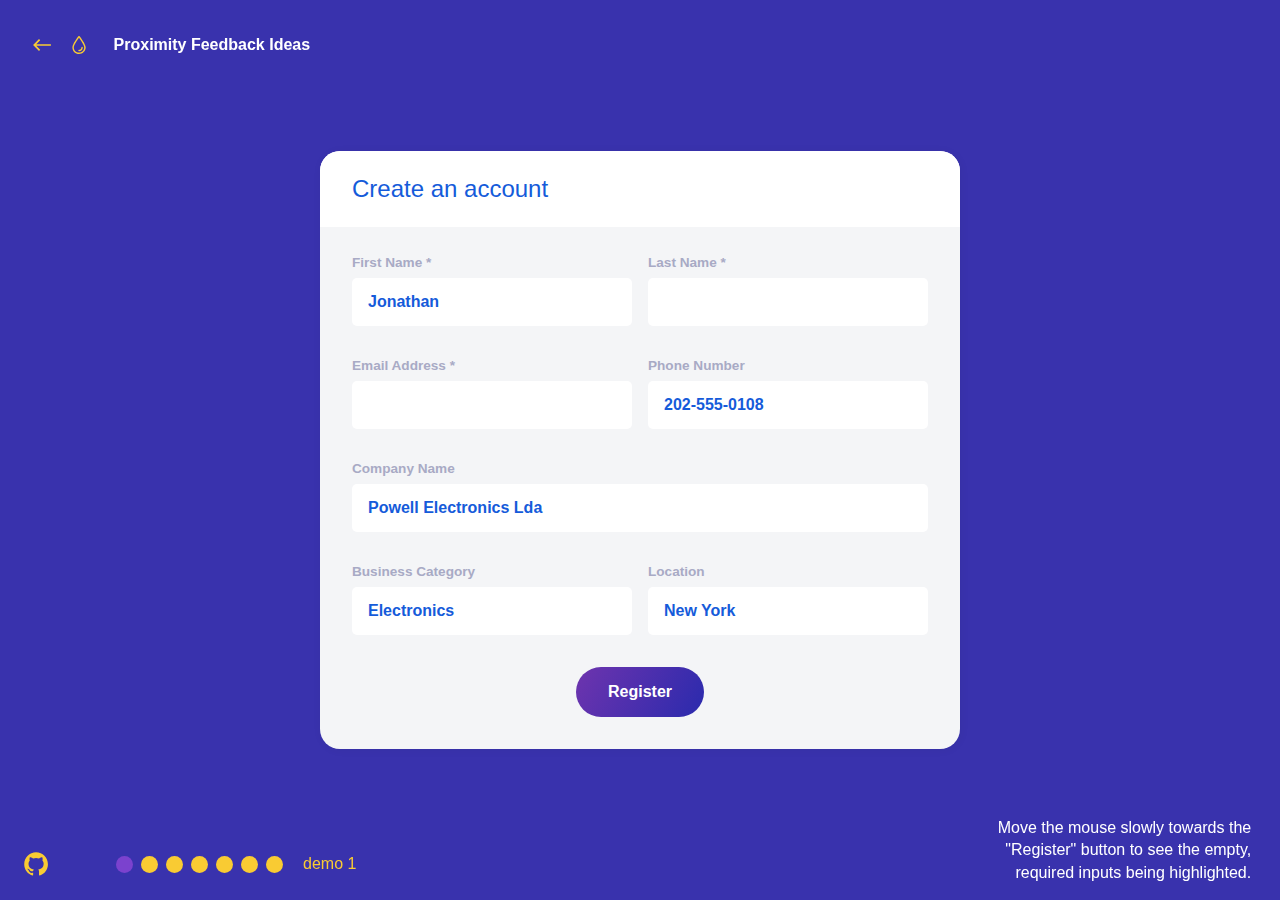
<file: index.html>
<!DOCTYPE html>
<html lang="en" class="no-js">
	<head>
		<meta charset="UTF-8" />
		<meta name="viewport" content="width=device-width, initial-scale=1">
		<title>Proximity Feedback Ideas | Demo 1 | Codrops</title>
		<meta name="description" content="Some ideas for progressive hover effects on various elements" />
		<meta name="keywords" content="hover, proximity, progressive, feedback, effect, web development, css, javascript" />
		<meta name="author" content="Codrops" />
		<link rel="shortcut icon" href="favicon.ico">
		<link rel="stylesheet" type="text/css" href="css/base.css" />
		<link rel="stylesheet" type="text/css" href="css/demo1.css" />
		<script>document.documentElement.className="js";var supportsCssVars=function(){var e,t=document.createElement("style");return t.innerHTML="root: { --tmp-var: bold; }",document.head.appendChild(t),e=!!(window.CSS&&window.CSS.supports&&window.CSS.supports("font-weight","var(--tmp-var)")),t.parentNode.removeChild(t),e};supportsCssVars()||alert("Please view this demo in a modern browser that supports CSS Variables.");</script>
	</head>
	<body class="demo-1">
		<svg class="hidden">
			<symbol id="icon-arrow" viewBox="0 0 24 24">
				<title>arrow</title>
				<polygon points="6.3,12.8 20.9,12.8 20.9,11.2 6.3,11.2 10.2,7.2 9,6 3.1,12 9,18 10.2,16.8 "/>
			</symbol>
			<symbol id="icon-drop" viewBox="0 0 24 24">
				<title>drop</title>
				<path d="M12,21c-3.6,0-6.6-3-6.6-6.6C5.4,11,10.8,4,11.4,3.2C11.6,3.1,11.8,3,12,3s0.4,0.1,0.6,0.3c0.6,0.8,6.1,7.8,6.1,11.2C18.6,18.1,15.6,21,12,21zM12,4.8c-1.8,2.4-5.2,7.4-5.2,9.6c0,2.9,2.3,5.2,5.2,5.2s5.2-2.3,5.2-5.2C17.2,12.2,13.8,7.3,12,4.8z"/><path d="M12,18.2c-0.4,0-0.7-0.3-0.7-0.7s0.3-0.7,0.7-0.7c1.3,0,2.4-1.1,2.4-2.4c0-0.4,0.3-0.7,0.7-0.7c0.4,0,0.7,0.3,0.7,0.7C15.8,16.5,14.1,18.2,12,18.2z"/>
			</symbol>
			<svg id="icon-github" viewBox="0 0 33 33">
				<title>github</title>
				<path d="M16.608.455C7.614.455.32 7.748.32 16.745c0 7.197 4.667 13.302 11.14 15.456.815.15 1.112-.353 1.112-.785 0-.386-.014-1.411-.022-2.77-4.531.984-5.487-2.184-5.487-2.184-.741-1.882-1.809-2.383-1.809-2.383-1.479-1.01.112-.99.112-.99 1.635.115 2.495 1.679 2.495 1.679 1.453 2.489 3.813 1.77 4.741 1.353.148-1.052.569-1.77 1.034-2.177-3.617-.411-7.42-1.809-7.42-8.051 0-1.778.635-3.233 1.677-4.371-.168-.412-.727-2.069.16-4.311 0 0 1.367-.438 4.479 1.67a15.602 15.602 0 0 1 4.078-.549 15.62 15.62 0 0 1 4.078.549c3.11-2.108 4.475-1.67 4.475-1.67.889 2.242.33 3.899.163 4.311C26.37 12.66 27 14.115 27 15.893c0 6.258-3.809 7.635-7.437 8.038.584.503 1.105 1.497 1.105 3.017 0 2.177-.02 3.934-.02 4.468 0 .436.294.943 1.12.784 6.468-2.159 11.131-8.26 11.131-15.455 0-8.997-7.294-16.29-16.291-16.29"></path>
			</svg>
		</svg>
		<main>
			<div class="message">Please view on a desktop with a mouse.</div>
			<div class="content content--fixed">
				<header class="codrops-header">
					<div class="codrops-links">
						<a class="codrops-icon codrops-icon--prev" href="https://tympanus.net/Development/ParticleEffectsButtons/" title="Previous Demo"><svg class="icon icon--arrow"><use xlink:href="#icon-arrow"></use></svg></a>
						<a class="codrops-icon codrops-icon--drop" href="https://tympanus.net/codrops/?p=34754" title="Back to the article"><svg class="icon icon--drop"><use xlink:href="#icon-drop"></use></svg></a>
					</div>
					<h1 class="codrops-header__title">Proximity Feedback Ideas</h1>
				</header>
				<span class="info">Move the mouse slowly towards the "Register" button to see the empty, required inputs being highlighted.</span>
				<nav class="demos">
					<a class="github" href="https://github.com/codrops/ProximityFeedback/" title="Find this project on GitHub"><svg class="icon icon--github"><use xlink:href="#icon-github"></use></svg></a>
					<a class="demo demo--current" href="index.html"><span>Demo 1</span></a>
					<a class="demo" href="index2.html"><span>Demo 2</span></a>
					<a class="demo" href="index3.html"><span>Demo 3</span></a>
					<a class="demo" href="index4.html"><span>Demo 4</span></a>
					<a class="demo" href="index5.html"><span>Demo 5</span></a>
					<a class="demo" href="index6.html"><span>Demo 6</span></a>
					<a class="demo" href="index7.html"><span>Demo 7</span></a>
				</nav>
			</div>
			<div class="content">
				<form class="form" action="" method="">
					<div class="form__item">
						<label class="form__label" for="firstname">First Name *</label>
						<input class="form__input" type="text" name="firstname" id="firstname" value="Jonathan" required>
						<div class="form__error"></div>
					</div>
					<div class="form__item">
						<label class="form__label" for="lastname">Last Name *</label>
						<input class="form__input" type="text" name="lastname" id="lastname" required>
						<div class="form__error"></div>
					</div>
					<div class="form__item">
						<label class="form__label" for="email">Email Address *</label>
						<input class="form__input" type="email" name="email" id="email" required>
						<div class="form__error"></div>
					</div>
					<div class="form__item">
						<label class="form__label" for="phone">Phone Number</label>
						<input class="form__input" type="tel" name="phone" id="phone" value="202-555-0108">
						<div class="form__error"></div>
					</div>
					<div class="form__item form__item--full">
						<label class="form__label" for="company">Company Name</label>
						<input class="form__input" type="text" name="company" id="company" value="Powell Electronics Lda">
						<div class="form__error"></div>
					</div>
					<div class="form__item">
						<label class="form__label" for="category">Business Category</label>
						<input class="form__input" type="text" name="category" id="category" value="Electronics">
						<div class="form__error"></div>
					</div>
					<div class="form__item">
						<label class="form__label" for="location">Location</label>
						<input class="form__input" type="text" name="location" id="location" value="New York">
						<div class="form__error"></div>
					</div>
					<div class="form__item form__item--full form__item--actions">
						<input class="form__button" type="submit" name="register" value="Register">
					</div>
				</form>
			</div>
		</main>
		<script src="js/demo.js"></script>
		<script src="js/TweenMax.min.js"></script>
		<script src="js/nearby.js"></script>
		<script src="js/demo1.js"></script>
	</body>
</html>
</file>
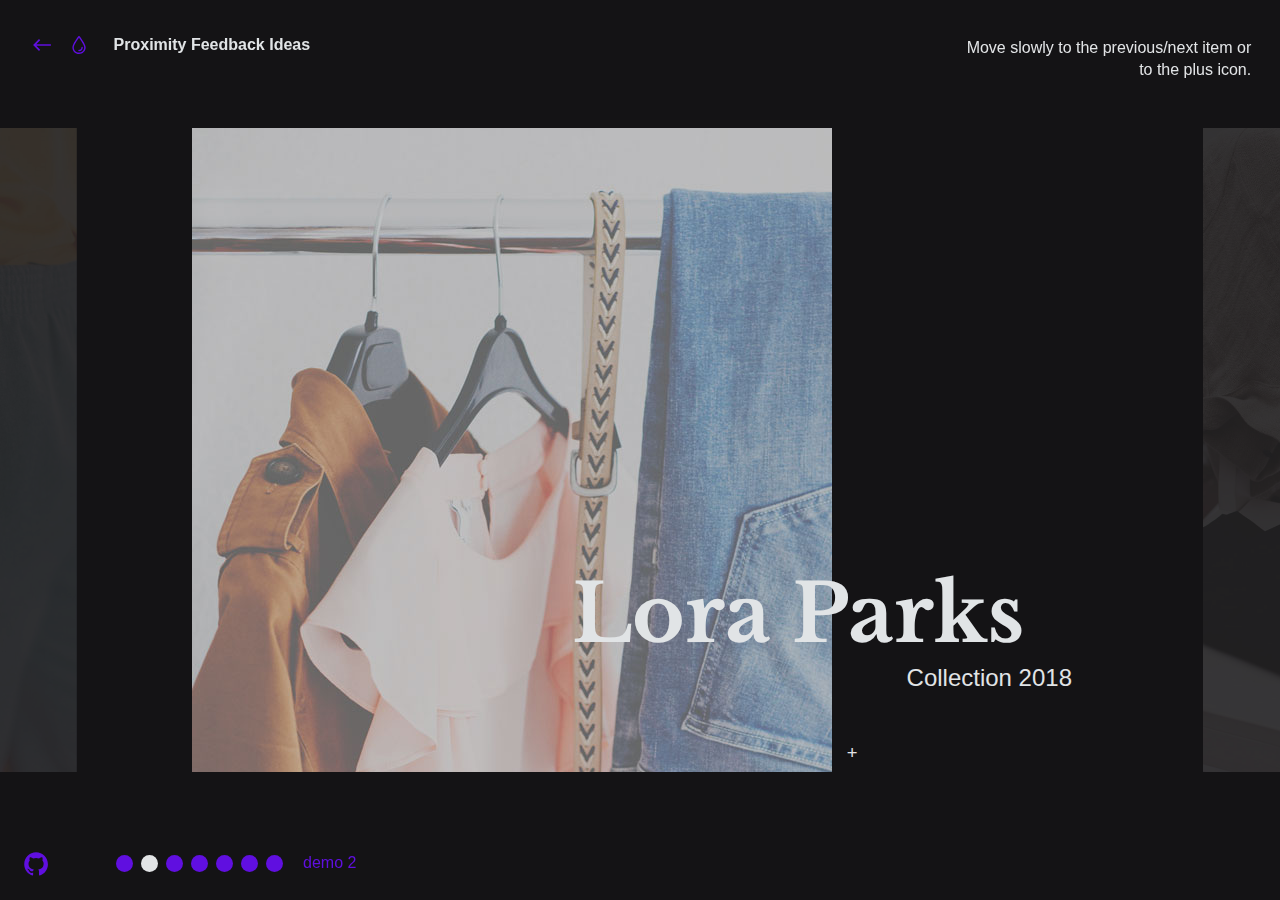
<file: index2.html>
<!DOCTYPE html>
<html lang="en" class="no-js">
	<head>
		<meta charset="UTF-8" />
		<meta name="viewport" content="width=device-width, initial-scale=1">
		<title>Proximity Feedback Ideas | Demo 2 | Codrops</title>
		<meta name="description" content="Some ideas for progressive hover effects on various elements" />
		<meta name="keywords" content="hover, proximity, progressive, feedback, effect, web development, css, javascript" />
		<meta name="author" content="Codrops" />
		<link rel="shortcut icon" href="favicon.ico">
		<link rel="stylesheet" type="text/css" href="css/base.css" />
		<link rel="stylesheet" type="text/css" href="css/demo2.css" />
		<script>document.documentElement.className="js";var supportsCssVars=function(){var e,t=document.createElement("style");return t.innerHTML="root: { --tmp-var: bold; }",document.head.appendChild(t),e=!!(window.CSS&&window.CSS.supports&&window.CSS.supports("font-weight","var(--tmp-var)")),t.parentNode.removeChild(t),e};supportsCssVars()||alert("Please view this demo in a modern browser that supports CSS Variables.");</script>
	</head>
	<body class="demo-2 loading">
		<svg class="hidden">
			<symbol id="icon-arrow" viewBox="0 0 24 24">
				<title>arrow</title>
				<polygon points="6.3,12.8 20.9,12.8 20.9,11.2 6.3,11.2 10.2,7.2 9,6 3.1,12 9,18 10.2,16.8 "/>
			</symbol>
			<symbol id="icon-drop" viewBox="0 0 24 24">
				<title>drop</title>
				<path d="M12,21c-3.6,0-6.6-3-6.6-6.6C5.4,11,10.8,4,11.4,3.2C11.6,3.1,11.8,3,12,3s0.4,0.1,0.6,0.3c0.6,0.8,6.1,7.8,6.1,11.2C18.6,18.1,15.6,21,12,21zM12,4.8c-1.8,2.4-5.2,7.4-5.2,9.6c0,2.9,2.3,5.2,5.2,5.2s5.2-2.3,5.2-5.2C17.2,12.2,13.8,7.3,12,4.8z"/><path d="M12,18.2c-0.4,0-0.7-0.3-0.7-0.7s0.3-0.7,0.7-0.7c1.3,0,2.4-1.1,2.4-2.4c0-0.4,0.3-0.7,0.7-0.7c0.4,0,0.7,0.3,0.7,0.7C15.8,16.5,14.1,18.2,12,18.2z"/>
			</symbol>
			<svg id="icon-github" viewBox="0 0 33 33">
				<title>github</title>
				<path d="M16.608.455C7.614.455.32 7.748.32 16.745c0 7.197 4.667 13.302 11.14 15.456.815.15 1.112-.353 1.112-.785 0-.386-.014-1.411-.022-2.77-4.531.984-5.487-2.184-5.487-2.184-.741-1.882-1.809-2.383-1.809-2.383-1.479-1.01.112-.99.112-.99 1.635.115 2.495 1.679 2.495 1.679 1.453 2.489 3.813 1.77 4.741 1.353.148-1.052.569-1.77 1.034-2.177-3.617-.411-7.42-1.809-7.42-8.051 0-1.778.635-3.233 1.677-4.371-.168-.412-.727-2.069.16-4.311 0 0 1.367-.438 4.479 1.67a15.602 15.602 0 0 1 4.078-.549 15.62 15.62 0 0 1 4.078.549c3.11-2.108 4.475-1.67 4.475-1.67.889 2.242.33 3.899.163 4.311C26.37 12.66 27 14.115 27 15.893c0 6.258-3.809 7.635-7.437 8.038.584.503 1.105 1.497 1.105 3.017 0 2.177-.02 3.934-.02 4.468 0 .436.294.943 1.12.784 6.468-2.159 11.131-8.26 11.131-15.455 0-8.997-7.294-16.29-16.291-16.29"></path>
			</svg>
		</svg>
		<main>
			<div class="message">Please view on a desktop with a mouse.</div>
			<div class="content content--fixed">
				<header class="codrops-header">
					<div class="codrops-links">
						<a class="codrops-icon codrops-icon--prev" href="https://tympanus.net/Development/ParticleEffectsButtons/" title="Previous Demo"><svg class="icon icon--arrow"><use xlink:href="#icon-arrow"></use></svg></a>
						<a class="codrops-icon codrops-icon--drop" href="https://tympanus.net/codrops/?p=34754" title="Back to the article"><svg class="icon icon--drop"><use xlink:href="#icon-drop"></use></svg></a>
					</div>
					<h1 class="codrops-header__title">Proximity Feedback Ideas</h1>
				</header>
				<span class="info">Move slowly to the previous/next item or to the plus icon.</span>
				<nav class="demos">
					<a class="github" href="https://github.com/codrops/ProximityFeedback/" title="Find this project on GitHub"><svg class="icon icon--github"><use xlink:href="#icon-github"></use></svg></a>
					<a class="demo" href="index.html"><span>Demo 1</span></a>
					<a class="demo demo--current" href="index2.html"><span>Demo 2</span></a>
					<a class="demo" href="index3.html"><span>Demo 3</span></a>
					<a class="demo" href="index4.html"><span>Demo 4</span></a>
					<a class="demo" href="index5.html"><span>Demo 5</span></a>
					<a class="demo" href="index6.html"><span>Demo 6</span></a>
					<a class="demo" href="index7.html"><span>Demo 7</span></a>
				</nav>
			</div>
			<div class="content">
				<div class="gallery">
					<div class="gallery__item gallery__item--prev" style="background-image: url(img/1.jpg)"></div>
					<div class="gallery__item gallery__item--current">
						<div class="gallery__item-img" style="background-image: url(img/2.jpg)"></div>
						<div class="gallery__item-content">
							<h3 class="gallery__item-title">Lora Parks</h3>
							<p class="gallery__item-description">Collection 2018</p>
							<div class="gallery__item-enter">+</div>
						</div>
					</div>
					<div class="gallery__item gallery__item--next" style="background-image: url(img/3.jpg)"></div>
				</div>
			</div>
		</main>
		<script src="js/imagesloaded.pkgd.min.js"></script>
		<script src="js/demo.js"></script>
		<script src="js/TweenMax.min.js"></script>
		<script src="js/nearby.js"></script>
		<script src="js/demo2.js"></script>
	</body>
</html>
</file>
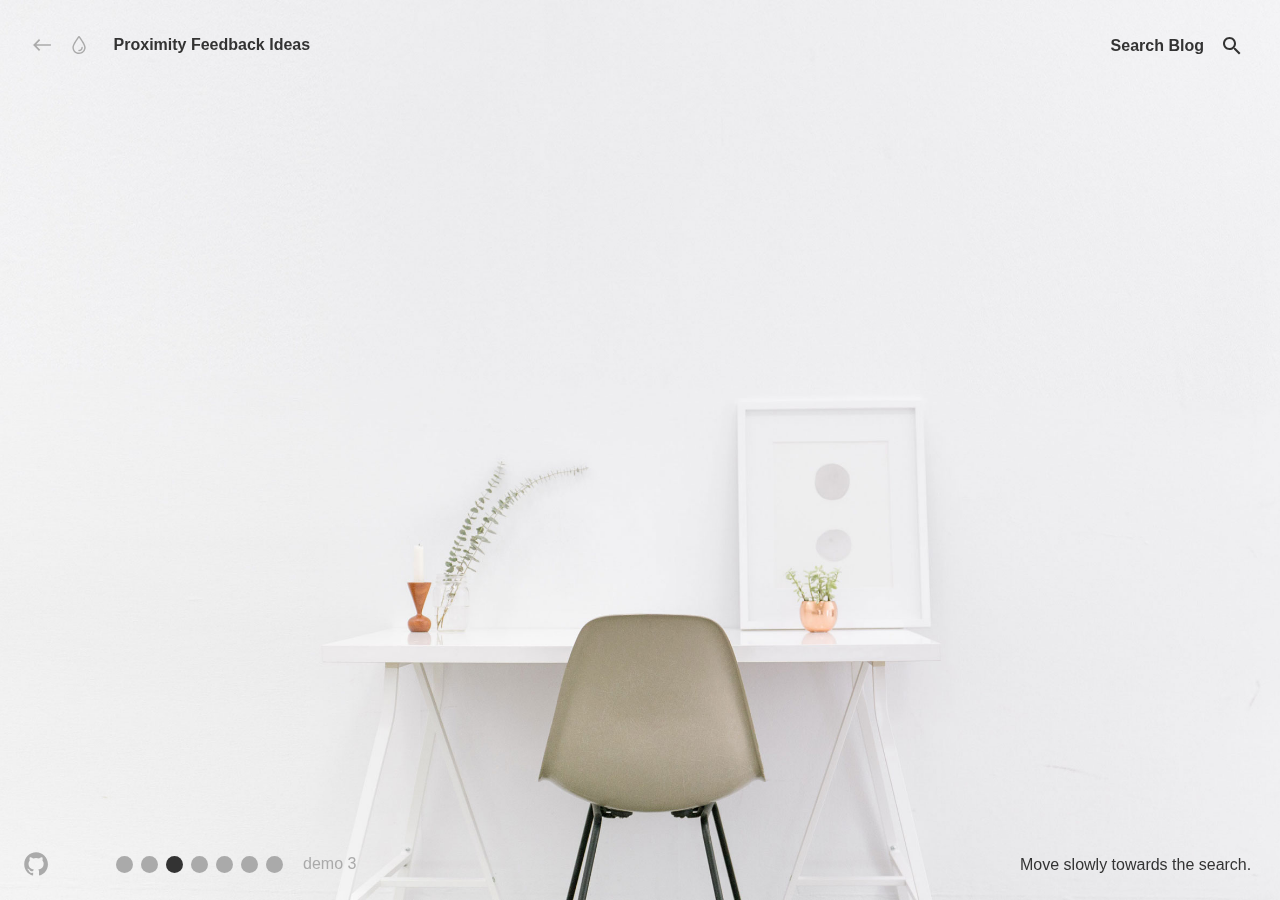
<file: index3.html>
<!DOCTYPE html>
<html lang="en" class="no-js">
	<head>
		<meta charset="UTF-8" />
		<meta name="viewport" content="width=device-width, initial-scale=1">
		<title>Proximity Feedback Ideas | Demo 3 | Codrops</title>
		<meta name="description" content="Some ideas for progressive hover effects on various elements" />
		<meta name="keywords" content="hover, proximity, progressive, feedback, effect, web development, css, javascript" />
		<meta name="author" content="Codrops" />
		<link rel="shortcut icon" href="favicon.ico">
		<link rel="stylesheet" type="text/css" href="css/base.css" />
		<link rel="stylesheet" type="text/css" href="css/demo3.css" />
		<script>document.documentElement.className="js";var supportsCssVars=function(){var e,t=document.createElement("style");return t.innerHTML="root: { --tmp-var: bold; }",document.head.appendChild(t),e=!!(window.CSS&&window.CSS.supports&&window.CSS.supports("font-weight","var(--tmp-var)")),t.parentNode.removeChild(t),e};supportsCssVars()||alert("Please view this demo in a modern browser that supports CSS Variables.");</script>
	</head>
	<body class="demo-3">
		<svg class="hidden">
			<symbol id="icon-arrow" viewBox="0 0 24 24">
				<title>arrow</title>
				<polygon points="6.3,12.8 20.9,12.8 20.9,11.2 6.3,11.2 10.2,7.2 9,6 3.1,12 9,18 10.2,16.8 "/>
			</symbol>
			<symbol id="icon-drop" viewBox="0 0 24 24">
				<title>drop</title>
				<path d="M12,21c-3.6,0-6.6-3-6.6-6.6C5.4,11,10.8,4,11.4,3.2C11.6,3.1,11.8,3,12,3s0.4,0.1,0.6,0.3c0.6,0.8,6.1,7.8,6.1,11.2C18.6,18.1,15.6,21,12,21zM12,4.8c-1.8,2.4-5.2,7.4-5.2,9.6c0,2.9,2.3,5.2,5.2,5.2s5.2-2.3,5.2-5.2C17.2,12.2,13.8,7.3,12,4.8z"/><path d="M12,18.2c-0.4,0-0.7-0.3-0.7-0.7s0.3-0.7,0.7-0.7c1.3,0,2.4-1.1,2.4-2.4c0-0.4,0.3-0.7,0.7-0.7c0.4,0,0.7,0.3,0.7,0.7C15.8,16.5,14.1,18.2,12,18.2z"/>
			</symbol>
			<svg id="icon-github" viewBox="0 0 33 33">
				<title>github</title>
				<path d="M16.608.455C7.614.455.32 7.748.32 16.745c0 7.197 4.667 13.302 11.14 15.456.815.15 1.112-.353 1.112-.785 0-.386-.014-1.411-.022-2.77-4.531.984-5.487-2.184-5.487-2.184-.741-1.882-1.809-2.383-1.809-2.383-1.479-1.01.112-.99.112-.99 1.635.115 2.495 1.679 2.495 1.679 1.453 2.489 3.813 1.77 4.741 1.353.148-1.052.569-1.77 1.034-2.177-3.617-.411-7.42-1.809-7.42-8.051 0-1.778.635-3.233 1.677-4.371-.168-.412-.727-2.069.16-4.311 0 0 1.367-.438 4.479 1.67a15.602 15.602 0 0 1 4.078-.549 15.62 15.62 0 0 1 4.078.549c3.11-2.108 4.475-1.67 4.475-1.67.889 2.242.33 3.899.163 4.311C26.37 12.66 27 14.115 27 15.893c0 6.258-3.809 7.635-7.437 8.038.584.503 1.105 1.497 1.105 3.017 0 2.177-.02 3.934-.02 4.468 0 .436.294.943 1.12.784 6.468-2.159 11.131-8.26 11.131-15.455 0-8.997-7.294-16.29-16.291-16.29"></path>
			</svg>
			<symbol id="icon-search" viewBox="0 0 24 24">
				<title>search</title>
				<path d="M15.5 14h-.79l-.28-.27C15.41 12.59 16 11.11 16 9.5 16 5.91 13.09 3 9.5 3S3 5.91 3 9.5 5.91 16 9.5 16c1.61 0 3.09-.59 4.23-1.57l.27.28v.79l5 4.99L20.49 19l-4.99-5zm-6 0C7.01 14 5 11.99 5 9.5S7.01 5 9.5 5 14 7.01 14 9.5 11.99 14 9.5 14z"></path>
			</symbol>
		</svg>
		<main>
			<div class="message">Please view on a desktop with a mouse.</div>
			<div class="content content--fixed">
				<header class="codrops-header">
					<div class="codrops-links">
						<a class="codrops-icon codrops-icon--prev" href="https://tympanus.net/Development/ParticleEffectsButtons/" title="Previous Demo"><svg class="icon icon--arrow"><use xlink:href="#icon-arrow"></use></svg></a>
						<a class="codrops-icon codrops-icon--drop" href="https://tympanus.net/codrops/?p=34754" title="Back to the article"><svg class="icon icon--drop"><use xlink:href="#icon-drop"></use></svg></a>
					</div>
					<h1 class="codrops-header__title">Proximity Feedback Ideas</h1>
				</header>
				<span class="info">Move slowly towards the search.</span>
				<nav class="demos">
					<a class="github" href="https://github.com/codrops/ProximityFeedback/" title="Find this project on GitHub"><svg class="icon icon--github"><use xlink:href="#icon-github"></use></svg></a>
					<a class="demo" href="index.html"><span>Demo 1</span></a>
					<a class="demo" href="index2.html"><span>Demo 2</span></a>
					<a class="demo demo--current" href="index3.html"><span>Demo 3</span></a>
					<a class="demo" href="index4.html"><span>Demo 4</span></a>
					<a class="demo" href="index5.html"><span>Demo 5</span></a>
					<a class="demo" href="index6.html"><span>Demo 6</span></a>
					<a class="demo" href="index7.html"><span>Demo 7</span></a>
				</nav>
				<form class="search">
					<input id="search-input" class="search__input" name="search" type="search" placeholder="" autocomplete="off" autocorrect="off" autocapitalize="off" spellcheck="false">
					<button class="btn btn--search">
						<svg class="icon icon--search">
							<use xlink:href="#icon-search"></use>
						</svg>
					</button>
					<span class="search__feedback">Search Blog</span>
				</form>
			</div>
		</main>
		<script src="js/demo.js"></script>
		<script src="js/TweenMax.min.js"></script>
		<script src="js/nearby.js"></script>
		<script src="js/charming.min.js"></script>
		<script src="js/demo3.js"></script>
	</body>
</html>
</file>
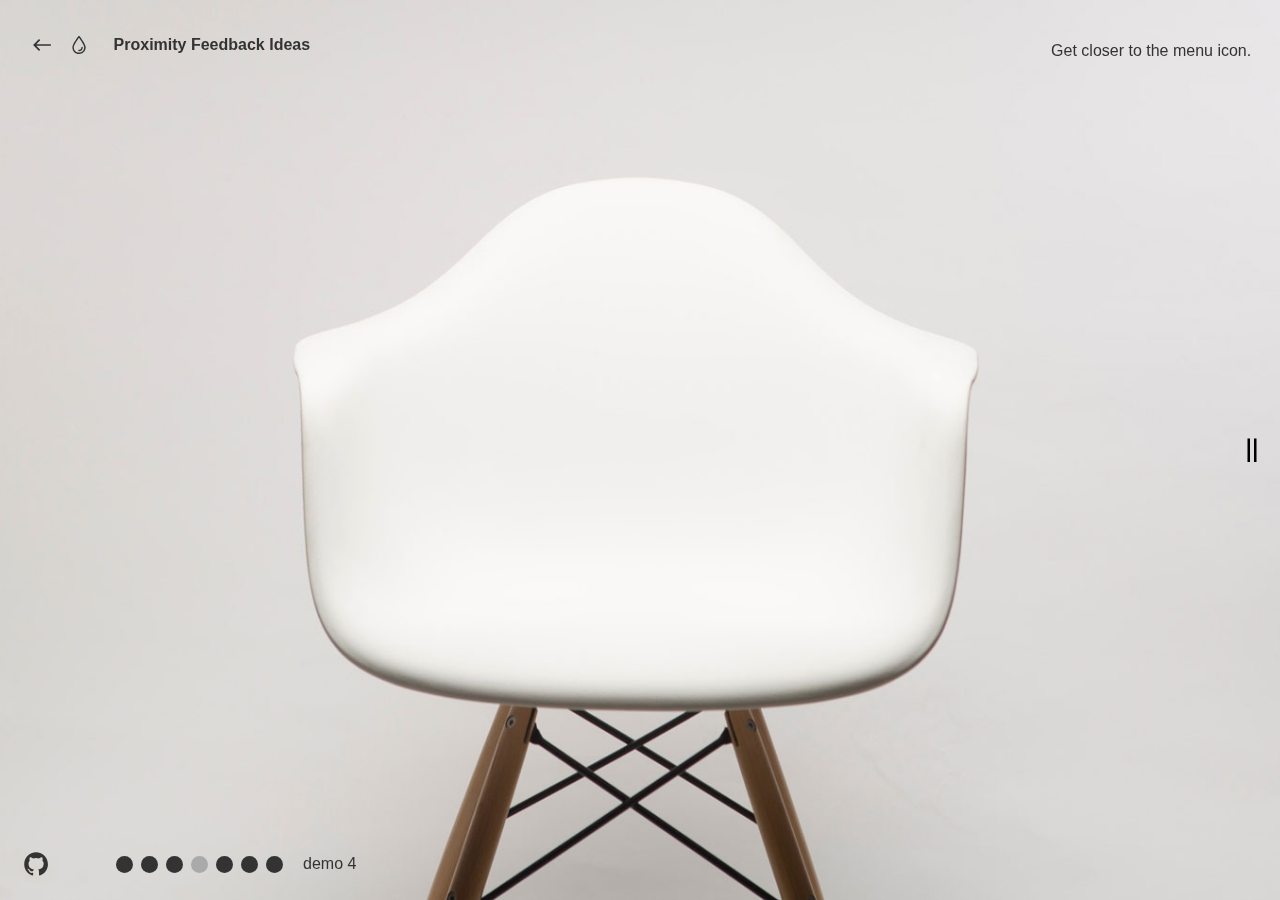
<file: index4.html>
<!DOCTYPE html>
<html lang="en" class="no-js">
	<head>
		<meta charset="UTF-8" />
		<meta name="viewport" content="width=device-width, initial-scale=1">
		<title>Proximity Feedback Ideas | Demo 4 | Codrops</title>
		<meta name="description" content="Some ideas for progressive hover effects on various elements" />
		<meta name="keywords" content="hover, proximity, progressive, feedback, effect, web development, css, javascript" />
		<meta name="author" content="Codrops" />
		<link rel="shortcut icon" href="favicon.ico">
		<link rel="stylesheet" type="text/css" href="css/base.css" />
		<link rel="stylesheet" type="text/css" href="css/demo4.css" />
		<script>document.documentElement.className="js";var supportsCssVars=function(){var e,t=document.createElement("style");return t.innerHTML="root: { --tmp-var: bold; }",document.head.appendChild(t),e=!!(window.CSS&&window.CSS.supports&&window.CSS.supports("font-weight","var(--tmp-var)")),t.parentNode.removeChild(t),e};supportsCssVars()||alert("Please view this demo in a modern browser that supports CSS Variables.");</script>
	</head>
	<body class="demo-4">
		<svg class="hidden">
			<symbol id="icon-arrow" viewBox="0 0 24 24">
				<title>arrow</title>
				<polygon points="6.3,12.8 20.9,12.8 20.9,11.2 6.3,11.2 10.2,7.2 9,6 3.1,12 9,18 10.2,16.8 "/>
			</symbol>
			<symbol id="icon-drop" viewBox="0 0 24 24">
				<title>drop</title>
				<path d="M12,21c-3.6,0-6.6-3-6.6-6.6C5.4,11,10.8,4,11.4,3.2C11.6,3.1,11.8,3,12,3s0.4,0.1,0.6,0.3c0.6,0.8,6.1,7.8,6.1,11.2C18.6,18.1,15.6,21,12,21zM12,4.8c-1.8,2.4-5.2,7.4-5.2,9.6c0,2.9,2.3,5.2,5.2,5.2s5.2-2.3,5.2-5.2C17.2,12.2,13.8,7.3,12,4.8z"/><path d="M12,18.2c-0.4,0-0.7-0.3-0.7-0.7s0.3-0.7,0.7-0.7c1.3,0,2.4-1.1,2.4-2.4c0-0.4,0.3-0.7,0.7-0.7c0.4,0,0.7,0.3,0.7,0.7C15.8,16.5,14.1,18.2,12,18.2z"/>
			</symbol>
			<svg id="icon-github" viewBox="0 0 33 33">
				<title>github</title>
				<path d="M16.608.455C7.614.455.32 7.748.32 16.745c0 7.197 4.667 13.302 11.14 15.456.815.15 1.112-.353 1.112-.785 0-.386-.014-1.411-.022-2.77-4.531.984-5.487-2.184-5.487-2.184-.741-1.882-1.809-2.383-1.809-2.383-1.479-1.01.112-.99.112-.99 1.635.115 2.495 1.679 2.495 1.679 1.453 2.489 3.813 1.77 4.741 1.353.148-1.052.569-1.77 1.034-2.177-3.617-.411-7.42-1.809-7.42-8.051 0-1.778.635-3.233 1.677-4.371-.168-.412-.727-2.069.16-4.311 0 0 1.367-.438 4.479 1.67a15.602 15.602 0 0 1 4.078-.549 15.62 15.62 0 0 1 4.078.549c3.11-2.108 4.475-1.67 4.475-1.67.889 2.242.33 3.899.163 4.311C26.37 12.66 27 14.115 27 15.893c0 6.258-3.809 7.635-7.437 8.038.584.503 1.105 1.497 1.105 3.017 0 2.177-.02 3.934-.02 4.468 0 .436.294.943 1.12.784 6.468-2.159 11.131-8.26 11.131-15.455 0-8.997-7.294-16.29-16.291-16.29"></path>
			</svg>
			<symbol id="icon-menu" viewBox="0 0 14 37">
				<title>menu</title>
				<path d="M13.95.94v36.01h-3.858V.94zM3.919.94v36.01H.06V.94z"/>
			</symbol>
		</svg>
		<main>
			<div class="message">Please view on a desktop with a mouse.</div>
			<div class="content content--fixed">
				<header class="codrops-header">
					<div class="codrops-links">
						<a class="codrops-icon codrops-icon--prev" href="https://tympanus.net/Development/ParticleEffectsButtons/" title="Previous Demo"><svg class="icon icon--arrow"><use xlink:href="#icon-arrow"></use></svg></a>
						<a class="codrops-icon codrops-icon--drop" href="https://tympanus.net/codrops/?p=34754" title="Back to the article"><svg class="icon icon--drop"><use xlink:href="#icon-drop"></use></svg></a>
					</div>
					<h1 class="codrops-header__title">Proximity Feedback Ideas</h1>
				</header>
				<span class="info">Get closer to the menu icon.</span>
				<nav class="demos">
					<a class="github" href="https://github.com/codrops/ProximityFeedback/" title="Find this project on GitHub"><svg class="icon icon--github"><use xlink:href="#icon-github"></use></svg></a>
					<a class="demo" href="index.html"><span>Demo 1</span></a>
					<a class="demo" href="index2.html"><span>Demo 2</span></a>
					<a class="demo" href="index3.html"><span>Demo 3</span></a>
					<a class="demo demo--current" href="index4.html"><span>Demo 4</span></a>
					<a class="demo" href="index5.html"><span>Demo 5</span></a>
					<a class="demo" href="index6.html"><span>Demo 6</span></a>
					<a class="demo" href="index7.html"><span>Demo 7</span></a>
				</nav>
			</div>
			<nav class="menu">
				<div class="menu__button-wrap">
					<button class="menu__button"><svg class="icon icon--menu"><use xlink:href="#icon-menu"></use></svg></button>
				</div>
				<div class="menu__inner">
					<a href="#" class="menu__item">Our Story</a>
					<a href="#" class="menu__item">Products</a>
					<a href="#" class="menu__item">Clients</a>
					<a href="#" class="menu__item">Press Kit</a>
					<a href="#" class="menu__item">Contact</a>
				</div>
			</nav>
		</main>
		<script src="js/demo.js"></script>
		<script src="js/TweenMax.min.js"></script>
		<script src="js/nearby.js"></script>
		<script src="js/demo4.js"></script>
	</body>
</html>
</file>
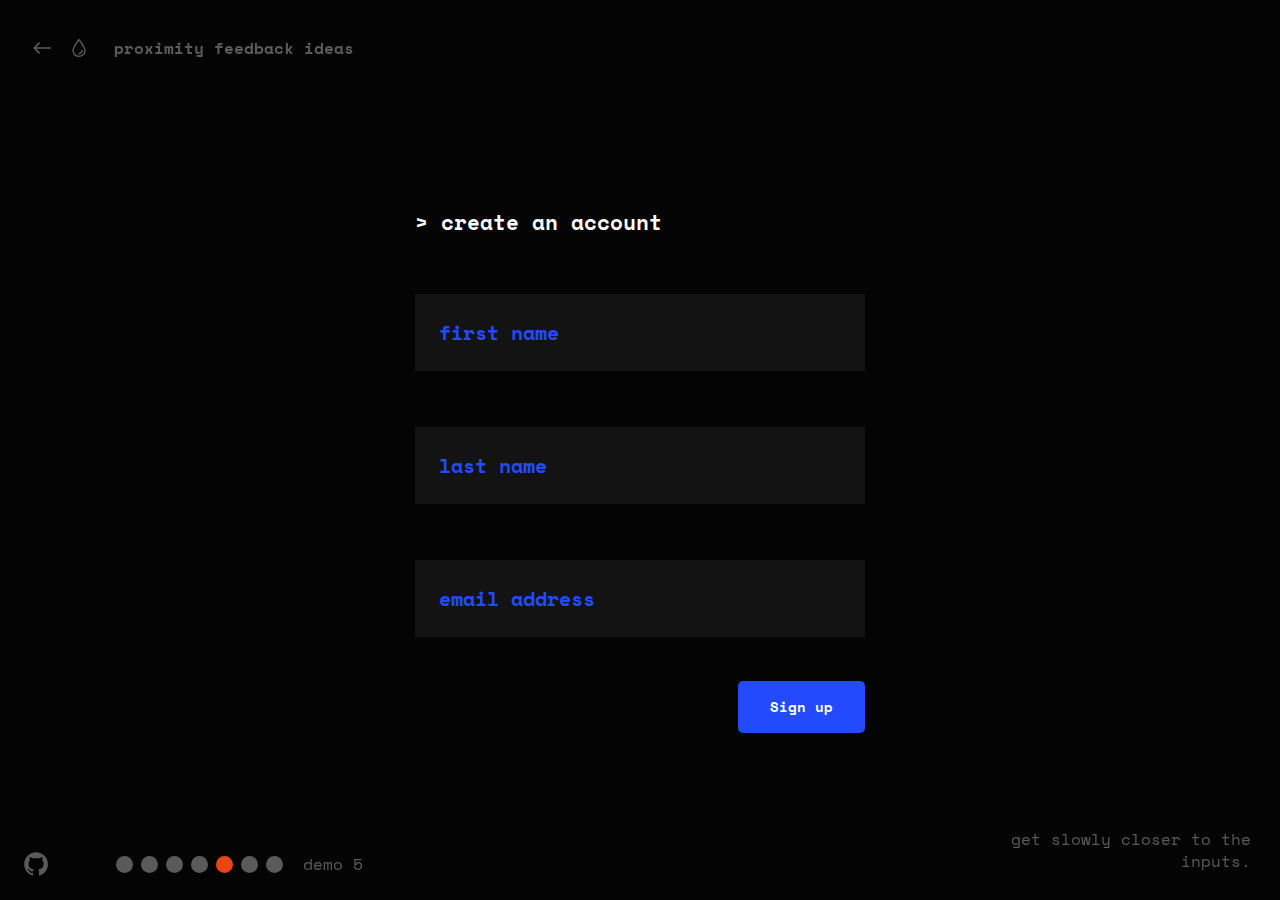
<file: index5.html>
<!DOCTYPE html>
<html lang="en" class="no-js">
	<head>
		<meta charset="UTF-8" />
		<meta name="viewport" content="width=device-width, initial-scale=1">
		<title>Proximity Feedback Ideas | Demo 5 | Codrops</title>
		<meta name="description" content="Some ideas for progressive hover effects on various elements" />
		<meta name="keywords" content="hover, proximity, progressive, feedback, effect, web development, css, javascript" />
		<meta name="author" content="Codrops" />
		<link rel="shortcut icon" href="favicon.ico">
		<link rel="stylesheet" type="text/css" href="css/base.css" />
		<link rel="stylesheet" type="text/css" href="css/demo5.css" />
		<script>document.documentElement.className="js";var supportsCssVars=function(){var e,t=document.createElement("style");return t.innerHTML="root: { --tmp-var: bold; }",document.head.appendChild(t),e=!!(window.CSS&&window.CSS.supports&&window.CSS.supports("font-weight","var(--tmp-var)")),t.parentNode.removeChild(t),e};supportsCssVars()||alert("Please view this demo in a modern browser that supports CSS Variables.");</script>
	</head>
	<body class="demo-5">
		<svg class="hidden">
			<symbol id="icon-arrow" viewBox="0 0 24 24">
				<title>arrow</title>
				<polygon points="6.3,12.8 20.9,12.8 20.9,11.2 6.3,11.2 10.2,7.2 9,6 3.1,12 9,18 10.2,16.8 "/>
			</symbol>
			<symbol id="icon-drop" viewBox="0 0 24 24">
				<title>drop</title>
				<path d="M12,21c-3.6,0-6.6-3-6.6-6.6C5.4,11,10.8,4,11.4,3.2C11.6,3.1,11.8,3,12,3s0.4,0.1,0.6,0.3c0.6,0.8,6.1,7.8,6.1,11.2C18.6,18.1,15.6,21,12,21zM12,4.8c-1.8,2.4-5.2,7.4-5.2,9.6c0,2.9,2.3,5.2,5.2,5.2s5.2-2.3,5.2-5.2C17.2,12.2,13.8,7.3,12,4.8z"/><path d="M12,18.2c-0.4,0-0.7-0.3-0.7-0.7s0.3-0.7,0.7-0.7c1.3,0,2.4-1.1,2.4-2.4c0-0.4,0.3-0.7,0.7-0.7c0.4,0,0.7,0.3,0.7,0.7C15.8,16.5,14.1,18.2,12,18.2z"/>
			</symbol>
			<svg id="icon-github" viewBox="0 0 33 33">
				<title>github</title>
				<path d="M16.608.455C7.614.455.32 7.748.32 16.745c0 7.197 4.667 13.302 11.14 15.456.815.15 1.112-.353 1.112-.785 0-.386-.014-1.411-.022-2.77-4.531.984-5.487-2.184-5.487-2.184-.741-1.882-1.809-2.383-1.809-2.383-1.479-1.01.112-.99.112-.99 1.635.115 2.495 1.679 2.495 1.679 1.453 2.489 3.813 1.77 4.741 1.353.148-1.052.569-1.77 1.034-2.177-3.617-.411-7.42-1.809-7.42-8.051 0-1.778.635-3.233 1.677-4.371-.168-.412-.727-2.069.16-4.311 0 0 1.367-.438 4.479 1.67a15.602 15.602 0 0 1 4.078-.549 15.62 15.62 0 0 1 4.078.549c3.11-2.108 4.475-1.67 4.475-1.67.889 2.242.33 3.899.163 4.311C26.37 12.66 27 14.115 27 15.893c0 6.258-3.809 7.635-7.437 8.038.584.503 1.105 1.497 1.105 3.017 0 2.177-.02 3.934-.02 4.468 0 .436.294.943 1.12.784 6.468-2.159 11.131-8.26 11.131-15.455 0-8.997-7.294-16.29-16.291-16.29"></path>
			</svg>
			<symbol id="icon-menu" viewBox="0 0 14 37">
				<title>menu</title>
				<path d="M13.95.94v36.01h-3.858V.94zM3.919.94v36.01H.06V.94z"/>
			</symbol>
		</svg>
		<main>
			<div class="message">Please view on a desktop with a mouse.</div>
			<div class="content content--fixed">
				<header class="codrops-header">
					<div class="codrops-links">
						<a class="codrops-icon codrops-icon--prev" href="https://tympanus.net/Development/ParticleEffectsButtons/" title="Previous Demo"><svg class="icon icon--arrow"><use xlink:href="#icon-arrow"></use></svg></a>
						<a class="codrops-icon codrops-icon--drop" href="https://tympanus.net/codrops/?p=34754" title="Back to the article"><svg class="icon icon--drop"><use xlink:href="#icon-drop"></use></svg></a>
					</div>
					<h1 class="codrops-header__title">Proximity Feedback Ideas</h1>
				</header>
				<span class="info">Get slowly closer to the inputs.</span>
				<nav class="demos">
					<a class="github" href="https://github.com/codrops/ProximityFeedback/" title="Find this project on GitHub"><svg class="icon icon--github"><use xlink:href="#icon-github"></use></svg></a>
					<a class="demo" href="index.html"><span>Demo 1</span></a>
					<a class="demo" href="index2.html"><span>Demo 2</span></a>
					<a class="demo" href="index3.html"><span>Demo 3</span></a>
					<a class="demo" href="index4.html"><span>Demo 4</span></a>
					<a class="demo demo--current" href="index5.html"><span>Demo 5</span></a>
					<a class="demo" href="index6.html"><span>Demo 6</span></a>
					<a class="demo" href="index7.html"><span>Demo 7</span></a>
				</nav>
			</div>
			<div class="content">
				<form class="form">
					<div class="form__title">> Create an account</div>
					<div class="form__item">
						<label class="form__label" for="firstname">First Name</label>
						<input class="form__input" type="text" name="firstname" id="firstname">
						<span class="form__placeholder">First Name</span>
					</div>
					<div class="form__item">
						<label class="form__label" for="lastname">Last Name</label>
						<input class="form__input" type="text" name="lastname" id="lastname">
						<span class="form__placeholder">Last Name</span>
					</div>
					<div class="form__item">
						<label class="form__label" for="email">Email Address</label>
						<input class="form__input" type="email" name="email" id="email">
						<span class="form__placeholder">Email Address</span>
					</div>
					<div class="form__item">
						<input class="form__button" type="submit" name="register" value="Sign up">
					</div>
				</form>
			</div>
		</main>
		<script src="js/demo.js"></script>
		<script src="js/TweenMax.min.js"></script>
		<script src="js/nearby.js"></script>
		<script src="js/charming.min.js"></script>
		<script src="js/demo5.js"></script>
	</body>
</html>
</file>
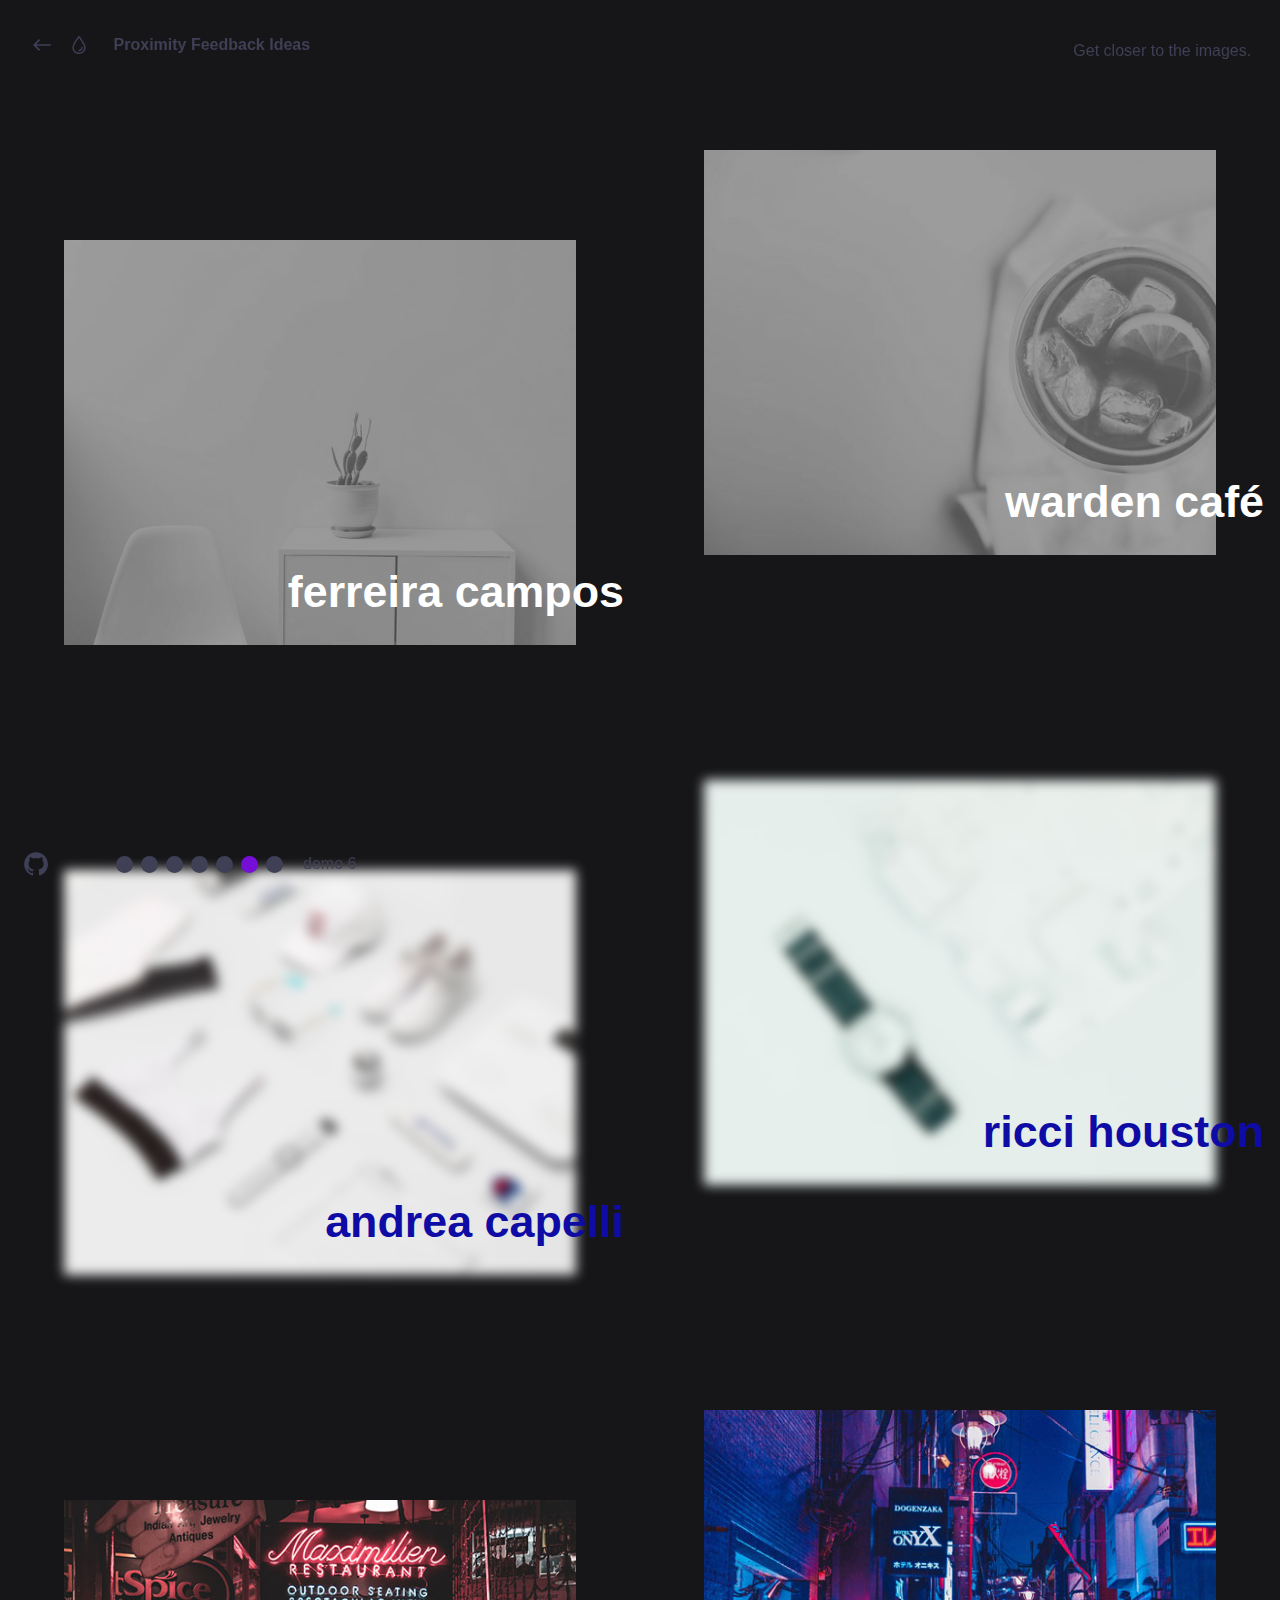
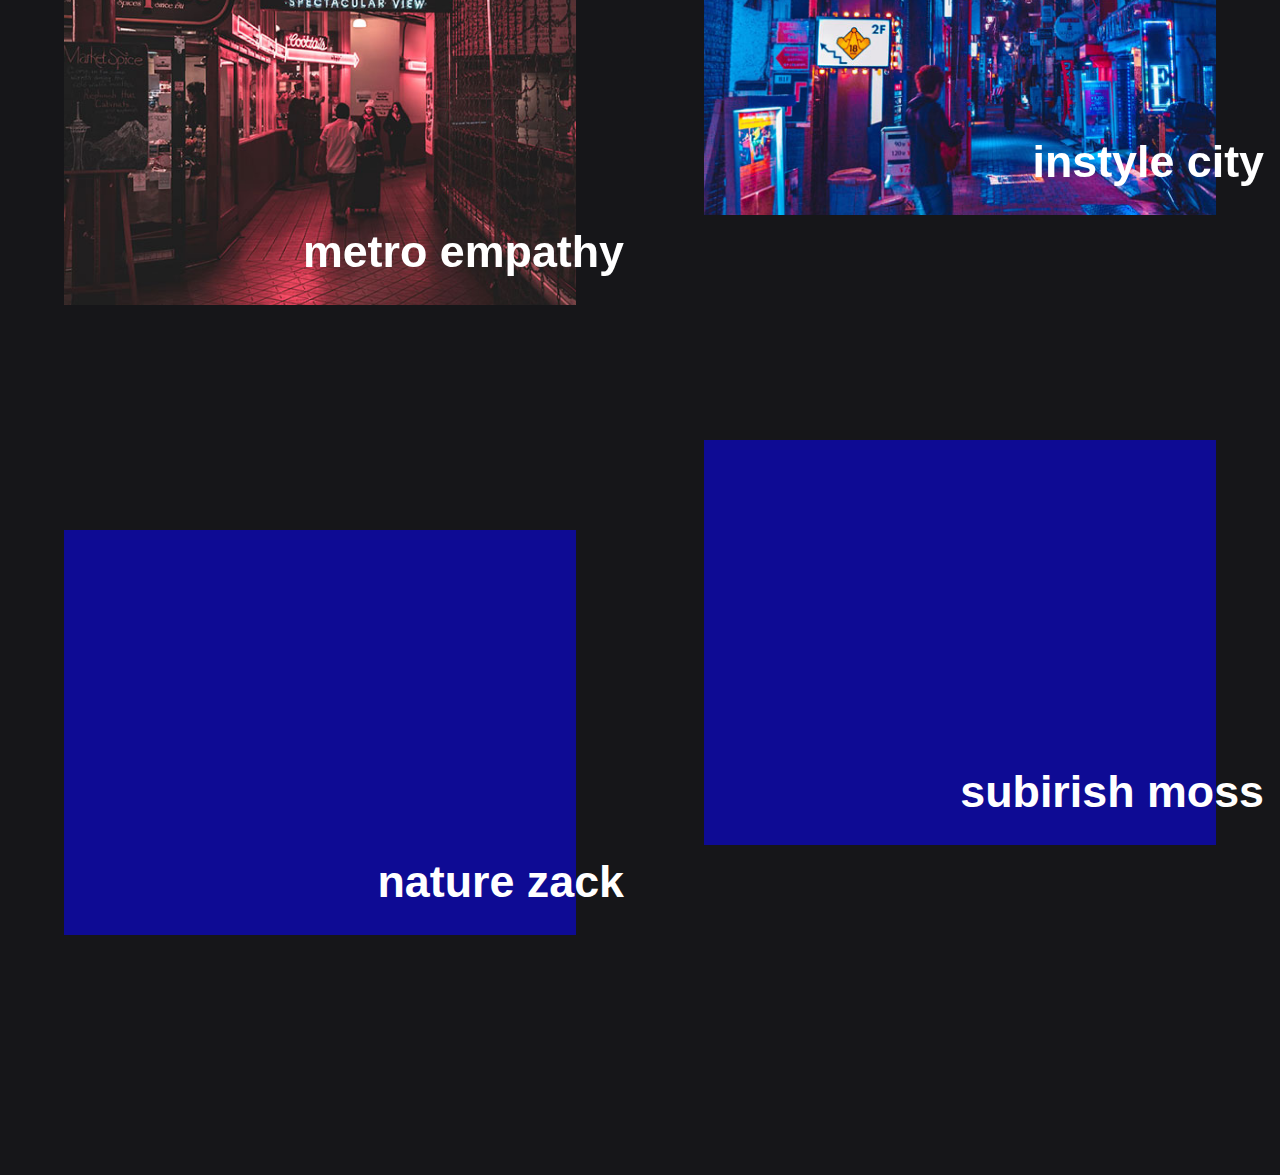
<file: index6.html>
<!DOCTYPE html>
<html lang="en" class="no-js">
	<head>
		<meta charset="UTF-8" />
		<meta name="viewport" content="width=device-width, initial-scale=1">
		<title>Proximity Feedback Ideas | Demo 6 | Codrops</title>
		<meta name="description" content="Some ideas for progressive hover effects on various elements" />
		<meta name="keywords" content="hover, proximity, progressive, feedback, effect, web development, css, javascript" />
		<meta name="author" content="Codrops" />
		<link rel="shortcut icon" href="favicon.ico">
		<link rel="stylesheet" type="text/css" href="css/base.css" />
		<link rel="stylesheet" type="text/css" href="css/demo6.css" />
		<script>document.documentElement.className="js";var supportsCssVars=function(){var e,t=document.createElement("style");return t.innerHTML="root: { --tmp-var: bold; }",document.head.appendChild(t),e=!!(window.CSS&&window.CSS.supports&&window.CSS.supports("font-weight","var(--tmp-var)")),t.parentNode.removeChild(t),e};supportsCssVars()||alert("Please view this demo in a modern browser that supports CSS Variables.");</script>
	</head>
	<body class="demo-6 loading">
		<svg class="hidden">
			<symbol id="icon-arrow" viewBox="0 0 24 24">
				<title>arrow</title>
				<polygon points="6.3,12.8 20.9,12.8 20.9,11.2 6.3,11.2 10.2,7.2 9,6 3.1,12 9,18 10.2,16.8 "/>
			</symbol>
			<symbol id="icon-drop" viewBox="0 0 24 24">
				<title>drop</title>
				<path d="M12,21c-3.6,0-6.6-3-6.6-6.6C5.4,11,10.8,4,11.4,3.2C11.6,3.1,11.8,3,12,3s0.4,0.1,0.6,0.3c0.6,0.8,6.1,7.8,6.1,11.2C18.6,18.1,15.6,21,12,21zM12,4.8c-1.8,2.4-5.2,7.4-5.2,9.6c0,2.9,2.3,5.2,5.2,5.2s5.2-2.3,5.2-5.2C17.2,12.2,13.8,7.3,12,4.8z"/><path d="M12,18.2c-0.4,0-0.7-0.3-0.7-0.7s0.3-0.7,0.7-0.7c1.3,0,2.4-1.1,2.4-2.4c0-0.4,0.3-0.7,0.7-0.7c0.4,0,0.7,0.3,0.7,0.7C15.8,16.5,14.1,18.2,12,18.2z"/>
			</symbol>
			<svg id="icon-github" viewBox="0 0 33 33">
				<title>github</title>
				<path d="M16.608.455C7.614.455.32 7.748.32 16.745c0 7.197 4.667 13.302 11.14 15.456.815.15 1.112-.353 1.112-.785 0-.386-.014-1.411-.022-2.77-4.531.984-5.487-2.184-5.487-2.184-.741-1.882-1.809-2.383-1.809-2.383-1.479-1.01.112-.99.112-.99 1.635.115 2.495 1.679 2.495 1.679 1.453 2.489 3.813 1.77 4.741 1.353.148-1.052.569-1.77 1.034-2.177-3.617-.411-7.42-1.809-7.42-8.051 0-1.778.635-3.233 1.677-4.371-.168-.412-.727-2.069.16-4.311 0 0 1.367-.438 4.479 1.67a15.602 15.602 0 0 1 4.078-.549 15.62 15.62 0 0 1 4.078.549c3.11-2.108 4.475-1.67 4.475-1.67.889 2.242.33 3.899.163 4.311C26.37 12.66 27 14.115 27 15.893c0 6.258-3.809 7.635-7.437 8.038.584.503 1.105 1.497 1.105 3.017 0 2.177-.02 3.934-.02 4.468 0 .436.294.943 1.12.784 6.468-2.159 11.131-8.26 11.131-15.455 0-8.997-7.294-16.29-16.291-16.29"></path>
			</svg>
		</svg>
		<main>
			<div class="message">Please view on a desktop with a mouse.</div>
			<div class="content content--fixed">
				<header class="codrops-header">
					<div class="codrops-links">
						<a class="codrops-icon codrops-icon--prev" href="https://tympanus.net/Development/ParticleEffectsButtons/" title="Previous Demo"><svg class="icon icon--arrow"><use xlink:href="#icon-arrow"></use></svg></a>
						<a class="codrops-icon codrops-icon--drop" href="https://tympanus.net/codrops/?p=34754" title="Back to the article"><svg class="icon icon--drop"><use xlink:href="#icon-drop"></use></svg></a>
					</div>
					<h1 class="codrops-header__title">Proximity Feedback Ideas</h1>
				</header>
				<span class="info">Get closer to the images.</span>
				<nav class="demos">
					<a class="github" href="https://github.com/codrops/ProximityFeedback/" title="Find this project on GitHub"><svg class="icon icon--github"><use xlink:href="#icon-github"></use></svg></a>
					<a class="demo" href="index.html"><span>Demo 1</span></a>
					<a class="demo" href="index2.html"><span>Demo 2</span></a>
					<a class="demo" href="index3.html"><span>Demo 3</span></a>
					<a class="demo" href="index4.html"><span>Demo 4</span></a>
					<a class="demo" href="index5.html"><span>Demo 5</span></a>
					<a class="demo demo--current" href="index6.html"><span>Demo 6</span></a>
					<a class="demo" href="index7.html"><span>Demo 7</span></a>
				</nav>
			</div>
			<div class="grid">
				<a href="#" class="grid__item">
					<div class="grid__item-img grid__item-img--bw" style="background-image: url(img/6.jpg)"></div>
					<div class="grid__item-content">
						<h3 class="grid__item-title">Ferreira Campos</h3>
						<span class="grid__item-cta">View Project</span>
					</div>
				</a>
				<a href="#" class="grid__item">
					<div class="grid__item-img grid__item-img--bw" style="background-image: url(img/7.jpg)"></div>
					<div class="grid__item-content">
						<h3 class="grid__item-title">Warden Café</h3>
						<span class="grid__item-cta">View Project</span>
					</div>
				</a>
				<a href="#" class="grid__item">
					<div class="grid__item-img grid__item-img--blur" style="background-image: url(img/8.jpg)"></div>
					<div class="grid__item-content">
						<h3 class="grid__item-title grid__item-title--inverted">Andrea Capelli</h3>
						<span class="grid__item-cta">View Project</span>
					</div>
				</a>
				<a href="#" class="grid__item">
					<div class="grid__item-img grid__item-img--blur" style="background-image: url(img/9.jpg)"></div>
					<div class="grid__item-content">
						<h3 class="grid__item-title grid__item-title--inverted">Ricci Houston</h3>
						<span class="grid__item-cta">View Project</span>
					</div>
				</a>
				<a href="#" class="grid__item">
					<div class="grid__item-imgwrap">
						<div class="grid__item-img grid__item-img--scaled" style="background-image: url(img/10.jpg)"></div>
					</div>
					<div class="grid__item-content">
						<h3 class="grid__item-title">Metro Empathy</h3>
						<span class="grid__item-cta">View Project</span>
					</div>
				</a>
				<a href="#" class="grid__item">
					<div class="grid__item-imgwrap">
						<div class="grid__item-img grid__item-img--scaled" style="background-image: url(img/11.jpg)"></div>
					</div>
					<div class="grid__item-content">
						<h3 class="grid__item-title">InStyle City</h3>
						<span class="grid__item-cta">View Project</span>
					</div>
				</a>
				<a href="#" class="grid__item grid__item--bg">
					<div class="grid__item-img grid__item-img--opaque" style="background-image: url(img/12.jpg)"></div>
					<div class="grid__item-content">
						<h3 class="grid__item-title">Nature Zack</h3>
						<span class="grid__item-cta">View Project</span>
					</div>
				</a>
				<a href="#" class="grid__item grid__item--bg">
					<div class="grid__item-img grid__item-img--opaque" style="background-image: url(img/13.jpg)"></div>
					<div class="grid__item-content">
						<h3 class="grid__item-title">subIrish Moss</h3>
						<span class="grid__item-cta">View Project</span>
					</div>
				</a>
			</div>
		</main>
		<script src="js/imagesloaded.pkgd.min.js"></script>
		<script src="js/demo.js"></script>
		<script src="js/TweenMax.min.js"></script>
		<script src="js/nearby.js"></script>
		<script src="js/charming.min.js"></script>
		<script src="js/demo6.js"></script>
	</body>
</html>
</file>
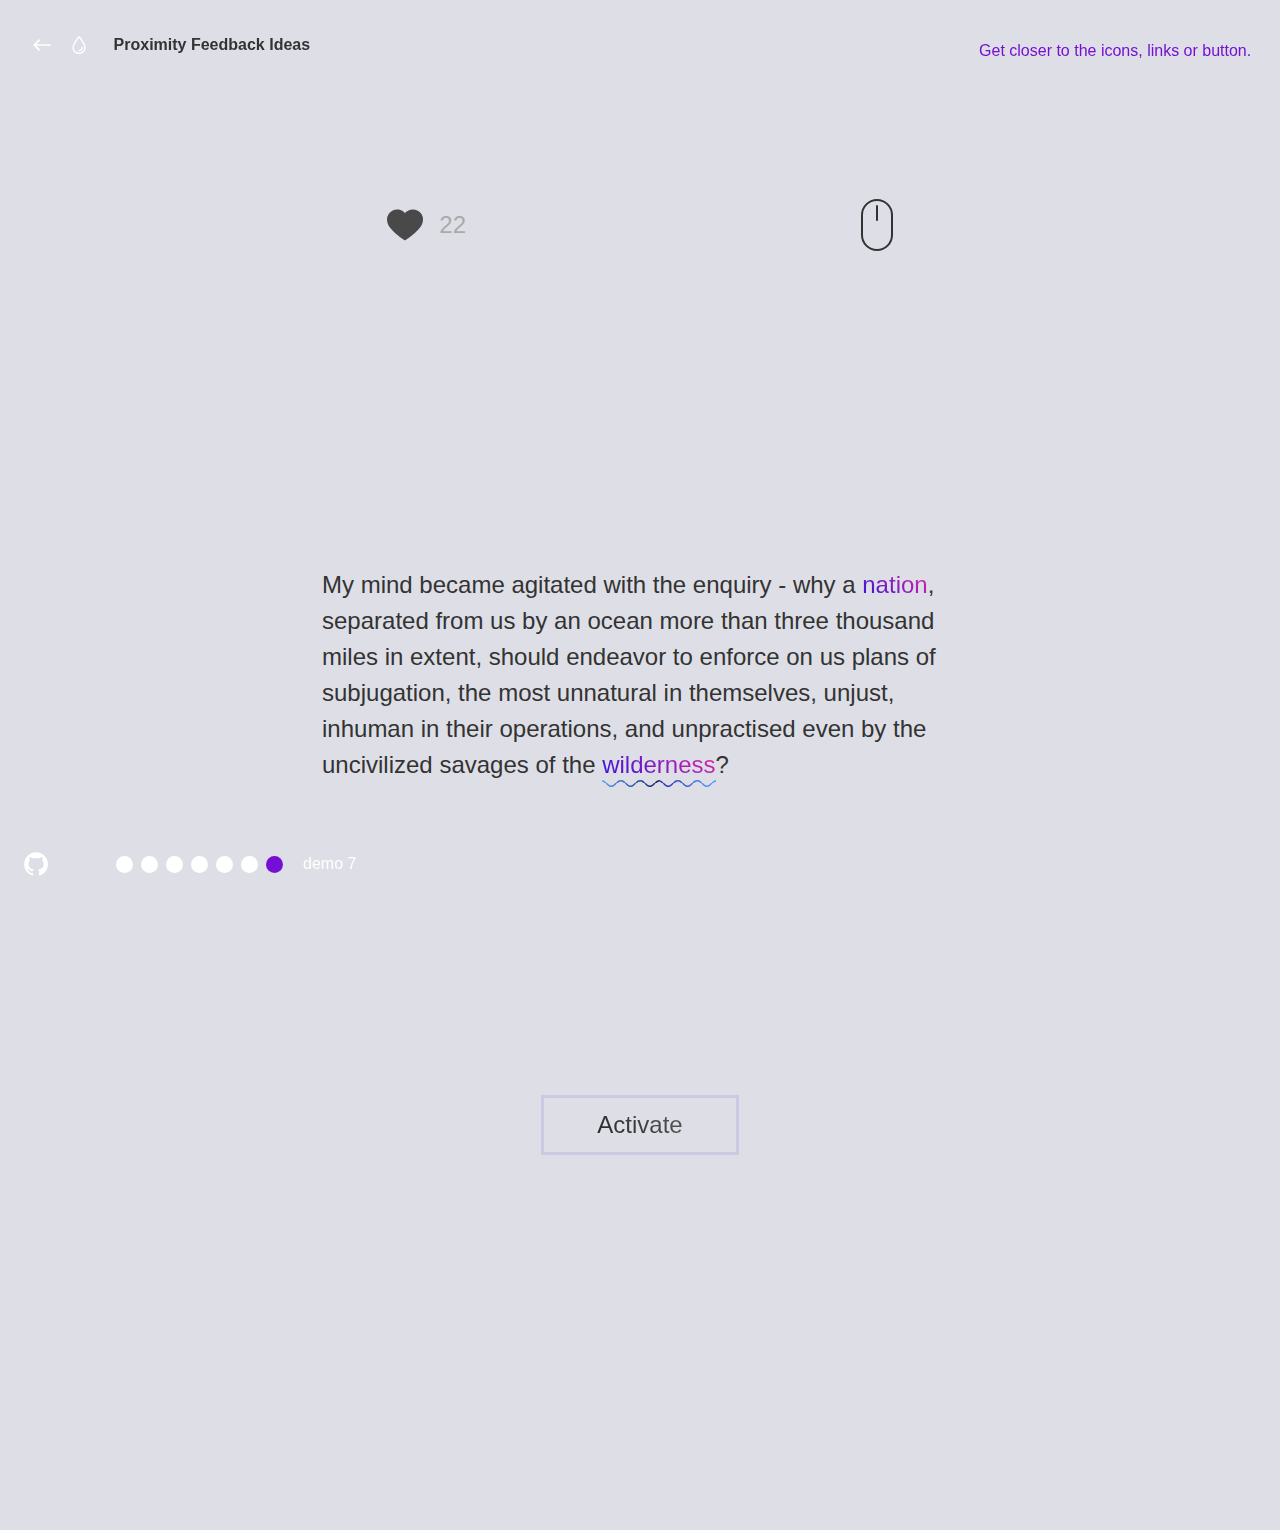
<file: index7.html>
<!DOCTYPE html>
<html lang="en" class="no-js">
	<head>
		<meta charset="UTF-8" />
		<meta name="viewport" content="width=device-width, initial-scale=1">
		<title>Proximity Feedback Ideas | Demo 7 | Codrops</title>
		<meta name="description" content="Some ideas for progressive hover effects on various elements" />
		<meta name="keywords" content="hover, proximity, progressive, feedback, effect, web development, css, javascript" />
		<meta name="author" content="Codrops" />
		<link rel="shortcut icon" href="favicon.ico">
		<link rel="stylesheet" type="text/css" href="css/base.css" />
		<link rel="stylesheet" type="text/css" href="css/demo7.css" />
		<script>document.documentElement.className="js";var supportsCssVars=function(){var e,t=document.createElement("style");return t.innerHTML="root: { --tmp-var: bold; }",document.head.appendChild(t),e=!!(window.CSS&&window.CSS.supports&&window.CSS.supports("font-weight","var(--tmp-var)")),t.parentNode.removeChild(t),e};supportsCssVars()||alert("Please view this demo in a modern browser that supports CSS Variables.");</script>
	</head>
	<body class="demo-7">
		<svg class="hidden">
			<symbol id="icon-arrow" viewBox="0 0 24 24">
				<title>arrow</title>
				<polygon points="6.3,12.8 20.9,12.8 20.9,11.2 6.3,11.2 10.2,7.2 9,6 3.1,12 9,18 10.2,16.8 "/>
			</symbol>
			<symbol id="icon-drop" viewBox="0 0 24 24">
				<title>drop</title>
				<path d="M12,21c-3.6,0-6.6-3-6.6-6.6C5.4,11,10.8,4,11.4,3.2C11.6,3.1,11.8,3,12,3s0.4,0.1,0.6,0.3c0.6,0.8,6.1,7.8,6.1,11.2C18.6,18.1,15.6,21,12,21zM12,4.8c-1.8,2.4-5.2,7.4-5.2,9.6c0,2.9,2.3,5.2,5.2,5.2s5.2-2.3,5.2-5.2C17.2,12.2,13.8,7.3,12,4.8z"/><path d="M12,18.2c-0.4,0-0.7-0.3-0.7-0.7s0.3-0.7,0.7-0.7c1.3,0,2.4-1.1,2.4-2.4c0-0.4,0.3-0.7,0.7-0.7c0.4,0,0.7,0.3,0.7,0.7C15.8,16.5,14.1,18.2,12,18.2z"/>
			</symbol>
			<svg id="icon-github" viewBox="0 0 33 33">
				<title>github</title>
				<path d="M16.608.455C7.614.455.32 7.748.32 16.745c0 7.197 4.667 13.302 11.14 15.456.815.15 1.112-.353 1.112-.785 0-.386-.014-1.411-.022-2.77-4.531.984-5.487-2.184-5.487-2.184-.741-1.882-1.809-2.383-1.809-2.383-1.479-1.01.112-.99.112-.99 1.635.115 2.495 1.679 2.495 1.679 1.453 2.489 3.813 1.77 4.741 1.353.148-1.052.569-1.77 1.034-2.177-3.617-.411-7.42-1.809-7.42-8.051 0-1.778.635-3.233 1.677-4.371-.168-.412-.727-2.069.16-4.311 0 0 1.367-.438 4.479 1.67a15.602 15.602 0 0 1 4.078-.549 15.62 15.62 0 0 1 4.078.549c3.11-2.108 4.475-1.67 4.475-1.67.889 2.242.33 3.899.163 4.311C26.37 12.66 27 14.115 27 15.893c0 6.258-3.809 7.635-7.437 8.038.584.503 1.105 1.497 1.105 3.017 0 2.177-.02 3.934-.02 4.468 0 .436.294.943 1.12.784 6.468-2.159 11.131-8.26 11.131-15.455 0-8.997-7.294-16.29-16.291-16.29"></path>
			</svg>
			<symbol id="icon-heart" viewBox="0 0 24 21">
				<path d="M20.497.957A6.765 6.765 0 0 0 17.22.114a6.76 6.76 0 0 0-5.218 2.455A6.778 6.778 0 0 0 3.506.957 6.783 6.783 0 0 0 0 6.897c0 .732.12 1.434.335 2.09 1.163 5.23 11.668 11.827 11.668 11.827s10.498-6.596 11.663-11.826a6.69 6.69 0 0 0 .336-2.091 6.786 6.786 0 0 0-3.505-5.94z"/>
			</symbol>
		</svg>
		<main>
			<div class="message">Please view on a desktop with a mouse.</div>
			<div class="content content--fixed">
				<header class="codrops-header">
					<div class="codrops-links">
						<a class="codrops-icon codrops-icon--prev" href="https://tympanus.net/Development/ParticleEffectsButtons/" title="Previous Demo"><svg class="icon icon--arrow"><use xlink:href="#icon-arrow"></use></svg></a>
						<a class="codrops-icon codrops-icon--drop" href="https://tympanus.net/codrops/?p=34754" title="Back to the article"><svg class="icon icon--drop"><use xlink:href="#icon-drop"></use></svg></a>
					</div>
					<h1 class="codrops-header__title">Proximity Feedback Ideas</h1>
				</header>
				<span class="info">Get closer to the icons, links or button.</span>
				<nav class="demos">
					<a class="github" href="https://github.com/codrops/ProximityFeedback/" title="Find this project on GitHub"><svg class="icon icon--github"><use xlink:href="#icon-github"></use></svg></a>
					<a class="demo" href="index.html"><span>Demo 1</span></a>
					<a class="demo" href="index2.html"><span>Demo 2</span></a>
					<a class="demo" href="index3.html"><span>Demo 3</span></a>
					<a class="demo" href="index4.html"><span>Demo 4</span></a>
					<a class="demo" href="index5.html"><span>Demo 5</span></a>
					<a class="demo" href="index6.html"><span>Demo 6</span></a>
					<a class="demo demo--current" href="index7.html"><span>Demo 7</span></a>
				</nav>
			</div>
			<div class="content content--narrow">
				<div class="content__item">
					<button class="iconbutton">
						<svg class="icon icon--heart"><use xlink:href="#icon-heart"></use></svg>
						<span class="iconbutton__number">22</span>
					</button>
				</div>
				<div class="content__item">
					<button class="iconbutton">
						<div class="scroll"><div class="scroll__wheel"></div></div>
					</button>
				</div>
				<div class="content__item content__item--full">
					<p class="content__text">
						My mind became agitated with the enquiry - why a <a id="link1" href="#" class="tooltip">nation<span class="tooltip__line"></span><span class="tooltip__content"><span>A nation is a stable community of people, formed on the basis of a common language, territory, economic life, ethnicity or psychological make-up manifested in a common culture.</span></span></a>, separated from us by an ocean more than three thousand miles in extent, should endeavor to enforce on us plans of subjugation, the most unnatural in themselves, unjust, inhuman in their operations, and unpractised even by the uncivilized savages of the <a id="link2" href="#" class="tooltip">wilderness<span class="tooltip__wave"><span></span></span><span class="tooltip__content"><span>Wilderness or wildland is a natural environment on Earth that has not been significantly modified by human activity. It may also be defined as: "The most intact, undisturbed wild natural areas left on our planet—those last truly wild places that humans do not control and have not developed with roads, pipelines or other industrial infrastructure."</span></span></a>?
					</p>
				</div>
				<div class="content__item">
					<button class="iconbutton iconbutton--border">
						<span class="iconbutton__text">Activate</span>
						<span class="iconbutton__graphic">
							<svg class="icon icon--arrow-right"><use xlink:href="#icon-arrow"></use></svg>
						</span>
						<div class="iconbutton__border"></div>
					</button>
				</div>
			</div>
		</main>
		<script src="js/demo.js"></script>
		<script src="js/TweenMax.min.js"></script>
		<script src="js/nearby.js"></script>
		<script src="js/charming.min.js"></script>
		<script src="js/demo7.js"></script>
	</body>
</html>
</file>
<file: css/base.css>
article,aside,details,figcaption,figure,footer,header,hgroup,main,nav,section,summary{display:block;}audio,canvas,video{display:inline-block;}audio:not([controls]){display:none;height:0;}[hidden]{display:none;}html{font-family:sans-serif;-ms-text-size-adjust:100%;-webkit-text-size-adjust:100%;}body{margin:0;}a:focus{outline:thin dotted;}a:active,a:hover{outline:0;}h1{font-size:2em;margin:0.67em 0;}abbr[title]{border-bottom:1px dotted;}b,strong{font-weight:bold;}dfn{font-style:italic;}hr{-moz-box-sizing:content-box;box-sizing:content-box;height:0;}mark{background:#ff0;color:#000;}code,kbd,pre,samp{font-family:monospace,serif;font-size:1em;}pre{white-space:pre-wrap;}q{quotes:"\201C" "\201D" "\2018" "\2019";}small{font-size:80%;}sub,sup{font-size:75%;line-height:0;position:relative;vertical-align:baseline;}sup{top:-0.5em;}sub{bottom:-0.25em;}img{border:0;}svg:not(:root){overflow:hidden;}figure{margin:0;}fieldset{border:1px solid #c0c0c0;margin:0 2px;padding:0.35em 0.625em 0.75em;}legend{border:0;padding:0;}button,input,select,textarea{font-family:inherit;font-size:100%;margin:0;}button,input{line-height:normal;}button,select{text-transform:none;}button,html input[type="button"],input[type="reset"],input[type="submit"]{-webkit-appearance:button;cursor:pointer;}button[disabled],html input[disabled]{cursor:default;}input[type="checkbox"],input[type="radio"]{box-sizing:border-box;padding:0;}input[type="search"]{-webkit-appearance:textfield;-moz-box-sizing:content-box;-webkit-box-sizing:content-box;box-sizing:content-box;}input[type="search"]::-webkit-search-cancel-button,input[type="search"]::-webkit-search-decoration{-webkit-appearance:none;}button::-moz-focus-inner,input::-moz-focus-inner{border:0;padding:0;}textarea{overflow:auto;vertical-align:top;}table{border-collapse:collapse;border-spacing:0;}
*,
*::after,
*::before {
	box-sizing: border-box;
}

html {
	background: #141315;
}

body {
	font-family: -apple-system, BlinkMacSystemFont, "Segoe UI", Helvetica, Arial, sans-serif;
	min-height: 100vh;
	color: #57585c;
	color: var(--color-text);
	background: #fff;
	background: var(--color-bg);
	-webkit-font-smoothing: antialiased;
	-moz-osx-font-smoothing: grayscale;
}

/* Fade effect */
.js body {
	opacity: 0;
	transition: opacity 0.3s;
}

.js body.render {
	opacity: 1;
}

/* Page Loader */
.js .loading::before {
	content: '';
	position: fixed;
	z-index: 100000;
	top: 0;
	left: 0;
	width: 100%;
	height: 100%;
	background: var(--color-bg);
}

.js .loading::after {
	content: '';
	position: fixed;
	z-index: 100000;
	top: 50%;
	left: 50%;
	width: 60px;
	height: 60px;
	margin: -30px 0 0 -30px;
	pointer-events: none;
	border-radius: 50%;
	opacity: 0.4;
	background: var(--color-link);
	animation: loaderAnim 0.7s linear infinite alternate forwards;
}

@keyframes loaderAnim {
	to {
		opacity: 1;
		transform: scale3d(0.5,0.5,1);
	}
}

a {
	text-decoration: none;
	color: var(--color-link);
	outline: none;
}

a:hover,
a:focus {
	color: var(--color-link-hover);
	outline: none;
}

.hidden {
	position: absolute;
	overflow: hidden;
	width: 0;
	height: 0;
	pointer-events: none;
}

.message {
	position: relative;
	z-index: 100;
	display: none;
	padding: 1em;
	text-align: center;
	color: var(--color-bg);
	background: var(--color-text);
}

/* Icons */
.icon {
	display: block;
	width: 1.5em;
	height: 1.5em;
	margin: 0 auto;
	fill: currentColor;
}

main {
	position: relative;
	width: 100%;
}

.content {
	position: relative;
	display: flex;
	justify-content: center;
	align-items: center;
	margin: 0 auto;
	min-height: 100vh;
	flex-wrap: wrap;
}

.content--narrow {
	padding: 0 0 20vh;
	max-width: 900px;
}

.content__item {
	min-height: 50vh;
	margin: auto;
	display: flex;
	align-items: center;
}

.content--fixed {
	position: fixed;
	z-index: 100;
	top: 0;
	left: 0;
	display: grid;
	align-content: space-between;
	width: 100%;
	max-width: none;
	min-height: 0;
	height: 100vh;
	padding: 1.5em;
	pointer-events: none;
	grid-template-columns: 50% 50%;
	grid-template-rows: auto auto 4em;
	grid-template-areas: 'header info'
	'... ...'
	'demos ...';
}

.content--fixed a {
	pointer-events: auto;
}

/* Header */
.codrops-header {
	position: relative;
	z-index: 100;
	display: flex;
	flex-direction: row;
	align-items: center;
	align-self: start;
	grid-area: header;
}

.codrops-header__title {
	font-size: 1em;
	font-weight: bold;
	margin: 0;
	padding: 0.75em 0;
}

.info {
	display: block;
	margin: 0 0 0 auto;
	color: var(--color-info);
	max-width: 300px;
	text-align: right;
	line-height: 1.4;
	grid-area: info;
	padding: 0.8rem 0.3rem 0 0;
}

.github {
	margin: 0 4rem 0 0;
	display: block;
}

.demos {
	position: relative;
	display: block;
	align-self: end;
	text-align: center;
	grid-area: demos;
}

.demo {
	margin: 0 0.15em;
}

.demo:hover,
.demo:focus {
	opacity: 0.5;
}

.demo span {
	white-space: nowrap;
	text-transform: lowercase;
	pointer-events: none;
}

a.demo--current {
	pointer-events: none;
}

/* Top Navigation Style */
.codrops-links {
	position: relative;
	display: flex;
	justify-content: center;
	margin: 0 1em 0 0;
	text-align: center;
	white-space: nowrap;
}

.codrops-icon {
	display: inline-block;
	margin: 0.15em;
	padding: 0.25em;
}

.content__link {
	font-size: 2.15rem;
	position: relative;
	display: inline-block;
}

.content__link-border {
	position: absolute;
	top: 100%;
	left: 0;
	width: 100%;
	height: 2px;
	background: #333;
	transform: scaleX(0);
	transform-origin: 100% 0;
	transition: transform 0.3s;
}

.content__link:hover .content__link-border {
	transform: scaleX(1);
}

@media screen and (min-width: 55em) {
	.demos {
		display: flex;
		align-items: center;
		justify-self: start;
	}
	.demo {
		display: block;
		width: 17px;
		height: 17px;
		margin: 0 4px;
		border-radius: 50%;
		background: var(--color-link);
	}
	a.demo--current {
		background: var(--color-link-hover);
	}
	.demo span {
		line-height: 1;
		position: absolute;
		left: 100%;
		display: none;
		margin: 0 0 0 1rem;
	}
	.demo--current span {
		display: block;
	}
}

@media screen and (max-width: 55em) {
	.message {
		display: block;
	}
	.content {
		flex-direction: column;
		height: auto;
		min-height: 0;
		padding-bottom: 10em;
	}
	.content--fixed {
		position: relative;
		z-index: 1000;
		display: block;
		padding: 0.85em;
	}
	.codrops-header {
		flex-direction: column;
		align-items: center;
	}
	.codrops-header__title {
		font-weight: bold;
		padding-bottom: 0.25em;
		text-align: center;
	}
	.info {
		margin: 0;
		text-align: center;
		max-width: none;
	}
	.github {
		display: block;
		margin: 1em auto;
	}
	.codrops-links {
		margin: 0;
	}
}
</file>
<file: css/demo1.css>
.demo-1 {
	--color-text: #ffffff;
	--color-bg: #3932ad;
	--color-link: #f9cb33;
	--color-link-hover: #7b42ce;
	--color-info: #ffffff;
}

.content--fixed {
	grid-template-areas: 'header ...'
	'... ...'
	'demos info';
}

.form {
	background: #f4f5f7;
	border-radius: 20px;
	padding: 6.5rem 2rem 2rem;
	box-shadow: 1px 1px 10px rgba(0,0,0,0.05);
	position: relative;
	display: grid;
	grid-template-columns: repeat(2,280px);
	grid-row-gap: 2rem;
	grid-column-gap: 1rem;
	color: #a8aac5;
}

.form::before {
	content: 'Create an account';
	display: block;
	padding: 1.5rem 2rem;
	position: absolute;
	top: 0;
	left: 0;
	width: 100%;
	color: #155bda;
	background: #fff;
	border-radius: 20px 20px 0 0;
	font-size: 1.5rem;	
}

.form__title {
	font-size: 1.5rem;
	margin: 0 0 3rem;
}

.form__item {
	position: relative;
	display: flex;
	flex-direction: column;
}

.form__item--full {
	grid-column: 1 / span 2;
}

.form__item--actions {
	justify-content: center;
	font-size: 0.8rem;
	grid-template-columns: 3fr 1fr;
}

.form__label {
	display: block;
	font-size: 0.85rem;
	font-weight: bold;
	padding: 0 0 0.5rem;
}

.form__input {
	border-radius: 5px;
	height: 3rem;
	padding: 1rem;
	width: 100%;
	border: 0;
	font-weight: bold;
	color: #155bda;
}

.form__error {
	width: 100%;
    height: 3rem;
 	border: 3px solid #e21084;
    border-radius: 5px;
    position: absolute;
    bottom: 0;
    pointer-events: none;
    opacity: 0;
}

.form__input:focus {
	border-color: #4facfe;
	outline: none;
}

.form__password-strength {
	position: absolute;
	font-size: 0.75rem;
}

.form__link {
	font-weight: bold;
	white-space: nowrap;
}

.form__button {
	padding: 1rem 2rem;
	font-weight: bold;
	font-size: 1rem;
	border: 0;
	background-image: linear-gradient(-60deg, #2a2aad 0%, #6e34ae 100%);
	border-radius: 30px;
	color: #fff;
	align-self: center;
}

.form__button:focus {
	outline: none;
}

.form__button:hover {
	background: #2a2aad;
}

@media screen and (max-width: 55em) {
	.form {
		width: 80%;
		margin: 0 auto;
		grid-template-columns: 100%;
	}
	.form__item--full {
	    grid-column: 1 / span 1;
	}
}
</file>
<file: css/demo2.css>
@import url('https://fonts.googleapis.com/css?family=Libre+Baskerville:700');
/* Color schemes */
.demo-2 {
	--color-text: #e1e4e6;
    --color-bg: #141315;
    --color-link: #600fe0;
    --color-link-hover: #e2e4e6;
    --color-info: #e2e4e6;
}

.gallery {
	display: flex;
	position: relative;
	align-items: center;
	justify-content: space-between;
	width: 100%;
	padding: 2rem 0;
	overflow: hidden;
}

.gallery__item {
	position: relative;
	flex: none;
	width: 30%;
	height: calc(100vh - 16rem);
	background-size: cover;
}

.gallery__item--current {
	width: 50vw;
	margin-left: -20vw;
}

.gallery__item--prev,
.gallery__item--next {
	opacity: 0.2;
	cursor: pointer;
}

.gallery__item--prev {
	transform: translate3d(-80%,0,0);
}

.gallery__item--next {
	transform: translate3d(80%,0,0);
}

.gallery__item-img {
	width: 100%;
	height: 100%;
}

.gallery__item-content {
	position: absolute;
	bottom: 0;
	padding-bottom: 5rem;
	right: -15vw;
	text-align: right;
	width: 100%;
}

.gallery__item-enter {
	position: absolute;
	bottom: 0.5rem;
	right: 13vw;
	font-size: 1.15rem;
	cursor: pointer;
}

.gallery__item-title {
	font-size: 5rem;
	margin: 0;
	font-family: 'Libre Baskerville', serif;
}

.gallery__item-description {
	margin: 0 -3rem 0 0;
	font-size: 1.5rem;
}

@media screen and (max-width: 55em) {
	.gallery__item {
		height: 100vw;
	}
	.gallery__item-title {
		font-size: 2rem;
	}
	.gallery__item-description {
		margin: 0;
		font-size: 1rem;
	}
}
</file>
<file: css/demo3.css>
.demo-3 {
	--color-text: #333;
	--color-bg: #fff;
	background-image: url(../img/4.jpg);
	background-size: cover;
	background-position: bottom center;
	--color-link: #aaa;
	--color-link-hover: #333;
	--color-info: #333;
}

.content--fixed {
	align-content: stretch;
	grid-template-areas: 'header search'
	'... ...'
	'demos info';
}

.info {
	align-self: end;
}

.search {
	grid-area: search;
	align-self: start;
	justify-self: end;
	pointer-events: auto;
	display: flex;
	position: relative;
	margin: 0.15rem 0.25rem 0 0;
}

.search__input {
	padding: 0.75rem 1rem;
	background: none;
	border: 0;
	width: 160px;
	background: #fff;
	border-radius: 30px;
	font-weight: bold;
	opacity: 0;
}

.search__input:focus {
	outline: none;
	opacity: 1;
}

.search__input:focus ~ .search__feedback span {
	opacity: 0;
}

.search__feedback {
	position: absolute;
	right: 3rem;
	bottom: 0.85rem;
	font-weight: bold;
	display: flex;
	pointer-events: none;
}

.search__feedback span {
	flex: none;
	white-space: pre;
}

.btn {
	margin: 0;
	padding: 0;
	cursor: pointer;
	border: none;
	background: none;
	font-size: 1rem;
	position: absolute;
	z-index: 10;
	right: 0.5rem;
	top: 0.5rem;
	color: #333;
}

.btn:focus {
	outline: none;
}

@media screen and (max-width: 55em) {
	.search {
		width: 192px;
		margin: 1rem auto;
	}
}
</file>
<file: css/demo4.css>
.demo-4 {
	--color-text: #333;
	--color-bg: #fff;
	background-image: url(../img/5.jpg);
	background-size: cover;
	background-position: center bottom;
	--color-link: #333;
	--color-link-hover: #aaa;
	--color-info: #333;
	overflow: hidden;
}

.menu {
	position: absolute;
	right: 0;
	top: 0;
	height: 100vh;
	width: 290px;
	z-index: 1000;
	transform: translate3d(100%,0,0);
}

.menu__inner {
	display: flex;
	flex-direction: column;
	padding: 1rem 2rem 1rem 4rem;
	justify-content: center;
	background: #333;
	height: 100%;
	opacity: 0;
}

.menu__button-wrap {
	padding: 1rem;
	position: absolute;
	top: 0;
	left: 0;
	height: 100%;
	width: 100%;
	display: flex;
	align-items: center;
	z-index: 10;
	pointer-events: none;
	transform: translate3d(-100%,0,0);
}

.menu__button {
	border: 0;
	padding: 0;
	margin: 0 0 0 auto;
	background: none;
	color: #000;
	transform: translate3d(0,0,0);
	transition: opacity 0.3s, transform 0.3s cubic-bezier(0.190, 1.000, 0.220, 1.000);
}

.menu__button:focus {
	outline: none;
}

.menu__item {
	font-size: 1.5rem;
	margin: 1rem 0;
	display: block;
	opacity: 0;
	color: #fff;
	transform: translate3d(100%,0,0);
	transition: opacity 0.8s, transform 0.8s cubic-bezier(0.190, 1.000, 0.220, 1.000);
}

.menu:hover .menu__item {
	opacity: 1;
	transform: translate3d(0,0,0);
}

.menu:hover .menu__item:nth-child(2) {
	transition-delay: 0.03s;
}

.menu:hover .menu__item:nth-child(3) {
	transition-delay: 0.06s;
}

.menu:hover .menu__item:nth-child(4) {
	transition-delay: 0.09s;
}

.menu:hover .menu__item:nth-child(5) {
	transition-delay: 0.12s;
}

.menu:hover .menu__button {
	transition-timing-function: cubic-bezier(0.250, 0.460, 0.450, 0.940);
	opacity: 0;
	transform: translate3d(200%,0,0);
}

@media screen and (max-width: 55em) {
	.menu {
		display: none;
	}
}
</file>
<file: css/demo5.css>
@import url('https://fonts.googleapis.com/css?family=Space+Mono:400,700');

.demo-5 {
	--color-text: #5a5a5a;
    --color-bg: #040404;
    --color-link: #5a5a5a;
    --color-link-hover: #e84613;
    --color-info: #5a5a5a;
    font-family: 'Space Mono', monospace;
    text-transform: lowercase;
}

.content--fixed {
	grid-template-areas: 'header ...'
	'... ...'
	'demos info';
}

.form {
	width: 60%;
	max-width: 450px;
	display: flex;
	flex-direction: column;
	align-items: center;
	position: relative;
	padding: 4rem 0 0 0;
}

.form__title {
	display: block;
	color: #fefefe;
	font-size: 1.3rem;
	text-align: left;
	font-weight: bold;
	align-self: flex-start;
	padding: 0 0 1.5rem;
}

.form__item {
	width: 100%;
	position: relative;
	display: flex;
	flex-direction: column;
	margin: 0 0 1.5rem 0;
}

.form__label {
	display: block;
	font-size: 1rem;
    font-weight: bold;
    margin: 0 0 0.5rem 0;
    display: flex;
    overflow: hidden;
    color: #234afc;
}

.form__label span {
	opacity: 0;
}

.form__label span,
.form__placeholder span {
	flex: none;
	white-space: pre;
}

.form__input {
	display: block;
	font-size: 1.25rem;
	padding: 1.5rem;
	width: 100%;
	border: 0;
	background: #131313;
	position: relative;
	font-weight: bold;
	color: #fff;
}

.form__input:focus {
	outline: none;
}

input:-webkit-autofill {
    -webkit-box-shadow: 0 0 0 10rem #131313 inset;
    -webkit-text-fill-color: #fff !important;

}

.form__placeholder {
	position: absolute;
	bottom: 0;
	z-index: 10;
	font-size: 1.25rem;
	pointer-events: none;
	padding: 1.5rem;
	display: flex;
	overflow: hidden;
	color: #234afc;
	font-weight: bold;
}

.form__input:focus ~ .form__placeholder span {
	opacity: 0;
}

.form__button {
	padding: 1rem 2rem;
    font-weight: bold;
    font-size: 0.85rem;
    border: 0;
    margin: 1.2rem 0 0 auto;
    background: #234afc;
    border-radius: 5px;
    color: #FEFEFE;
    align-self: center;
}

.form__button:focus {
	outline: none;
}

.form__button:hover {
	background: #1839d0;
}

@media screen and (max-width: 55em) {
	.form {
		max-width: none;
		width: 80%;
	}
}
</file>
<file: css/demo6.css>
.demo-6 {
	--color-text: #3f3f55;
    --color-bg: #161619;
    --color-link: #3f3f56;
    --color-link-hover: #760fd5;
    --color-info: #3f3f55;
}

.grid {
	padding: 15rem 4rem;
	margin: 0 auto;
	display: grid;
	grid-template-columns: repeat(2,calc(50% - 5vw));
	grid-column-gap: 10vw;
	grid-row-gap: 25vh;
	max-width: 1300px;
}

.grid__item {
	height: 45vh;
	position: relative;
}

.grid__item--bg {
	background: #0e0b94;
}

.grid__item:nth-child(even) {
	margin-top: -10vh;
}

.grid__item-imgwrap,
.grid__item-img {
	width: 100%;
	height: 100%;
	background-size: cover;
}

.grid__item-imgwrap {
	overflow: hidden;
}

.grid__item-img--bw {
	filter: grayscale(1);
}

.grid__item-img--blur {
	filter: blur(6px);
}

.grid__item-img--scaled {
	transform: scale3d(1.2,1.2,1);
}

.grid__item-img--opaque {
	opacity: 0;
}

.grid__item-content {
	position: absolute;
	bottom: -2rem;
	right: 0;
	z-index: 10;
	width: 100%;
}

.grid__item-title {
	font-size: 3.5vw;
	margin: 0 -3rem 2rem 0;
	color: #fff;
	text-align: right;
	text-transform: lowercase;
}

.grid__item-title--inverted {
	color: #0e0ca5;
}

.grid__item-cta {
	text-align: right;
	width: 100%;
	font-weight: bold;
	display: block;
	font-size: 1.5rem;
	color: #9e0db7;
	text-transform: lowercase;
	display: flex;
	justify-content: flex-end;
}

.grid__item-cta span {
	flex: none;
	white-space: pre;
	opacity: 0;
}

@media screen and (max-width: 55em) {
	.grid {
		padding: 1rem;
		grid-template-columns: 100%;
		grid-row-gap: 4rem;
	}
	.grid__item:nth-child(even) {
		margin-top: 0;
	}
	.grid__item-title {
		font-size: 1.5rem;
		margin-right: 1rem;
	}
	.grid__item-cta {
		font-size: 1rem;
	}
}
</file>
<file: css/demo7.css>
.demo-7 {
	--color-text: #333;
    --color-bg: #dedfe6;
    --color-link: #ffffff;
    --color-link-hover: #760fd5;
    --color-info: #760fd5;
}

.iconbutton {
	display: flex;
	align-items: center;
	font-size: 1.5rem;
	background: none;
	border: 0;
	padding: 0 2rem;
	position: relative;
}

.iconbutton:focus {
	outline: none;
}

.icon--heart {
	color: #ec165f;
	filter: grayscale(1);
}

.iconbutton__number {
	color: #aaa;
	margin: 0 0 0 1rem;
}

.scroll {
	width: 2rem;
	height: 3.25rem;
	border-radius: 1rem;
	border: 2px solid #333;
}

.scroll__wheel {
	width: 2px;
	height: 1rem;
	background: #333;
	border-radius: 0.1rem;
	margin: 0.25rem auto 0;
}

.content__item--full {
	flex: none;
	width: 100%;
}

.content__text {
	font-size: 1.5rem;
	padding: 2rem;
	line-height: 1.5;
	margin: auto;
	max-width: 700px;
}

.tooltip {
	display: inline-block;
	position: relative;
	color: #572adc;
	background: linear-gradient(40deg, #2812da 0%, #e82aa3 100%);
	background-size: cover;
	-webkit-background-clip: text;
	-webkit-text-fill-color: transparent;
	background-clip: text;
	text-fill-color: transparent;
}

.tooltip__line {
	position: absolute;
	height: 2px;
	width: 100%;
	bottom: 0;
	left: 0;
	background: linear-gradient(40deg, #2812da 0%, #e82aa3 100%);
	transform: scale3d(0,1,1);
	transform-origin: 100% 50%;
}

.tooltip__wave {
	width: 100%;
	height: 20px;
	position: absolute;
	bottom: -10px;
	left: 0;
	overflow: hidden;
}

.tooltip__wave span {
	position: absolute;
	left: -100%;
	width: 200%;
	height: 100%;
	background: url(../img/wave.svg) repeat-x center center;
	background-size: 50% auto;
}

.tooltip__content {
	position: absolute;
	bottom: calc(100% + 0.3rem);
	font-size: 0.85rem;
	width: 260px;
	left: 50%;
	line-height: 1.4;
	margin-left: -130px;
	background: #fff;
	border-radius: 10px;
	box-shadow: 0 -1px 10px rgba(72,72,72,0.025), 0 10px 20px rgba(72,72,72,0.05);
	color: #6d6991;
	padding: 2rem;
	text-align: justify;
	pointer-events: none;
	opacity: 0;
	transform: translate3d(0,30px,0);
	transition: all 0.3s cubic-bezier(0.1,1,0.9,1);
	transition-property: opacity, transform;
}

.tooltip:hover .tooltip__content {
	opacity: 1;
	transform: translate3d(0,0,0);
}

.tooltip__content::after {
	content: '';
	position: absolute;
	top: 100%;
	left: 50%;
	margin-left: -10px;
	display: block;
	border-style: solid;
	border-width: 10px 10px 0 10px;
	border-color: #fff transparent transparent transparent;
}

.tooltip__content span {
	display: block;
	background: linear-gradient(40deg, #2812da 0%, #e82aa3 100%);
	background-size: cover;
	-webkit-background-clip: text;
	-webkit-text-fill-color: transparent;
	background-clip: text;
	text-fill-color: transparent;
}

.iconbutton--border {
	padding: 1rem 3.5rem;
	overflow: hidden;
	transition: background-color 0.2s ease;
}

.iconbutton--border:hover {
	background-color: #dadada;
}

.iconbutton__text {
	margin: 0;
	background: linear-gradient(40deg, #2812da 0%, #e82aa3 100%);
	background-size: cover;
	-webkit-background-clip: text;
	-webkit-text-fill-color: transparent;
	background-clip: text;
	text-fill-color: transparent;
	filter: grayscale(1);
}

.iconbutton__graphic {
	position: absolute;
	right: 1.25rem;
	top: 0;
	display: flex;
	height: 100%;
	align-items: center;
	transform: translate3d(60px,0,0);
}

.icon--arrow-right {
	transform: rotate(180deg);
	color: #2812da;
}

.iconbutton__border {
	position: absolute;
	width: 100%;
	height: 100%;
	top: 0;
	left: 0;
	border: 3px solid #2812da;
	opacity: 0.1;
	flex: none;
}

@media screen and (max-width: 55em) {
	.content__text {
		font-size: 1rem;
	}
}
</file>
